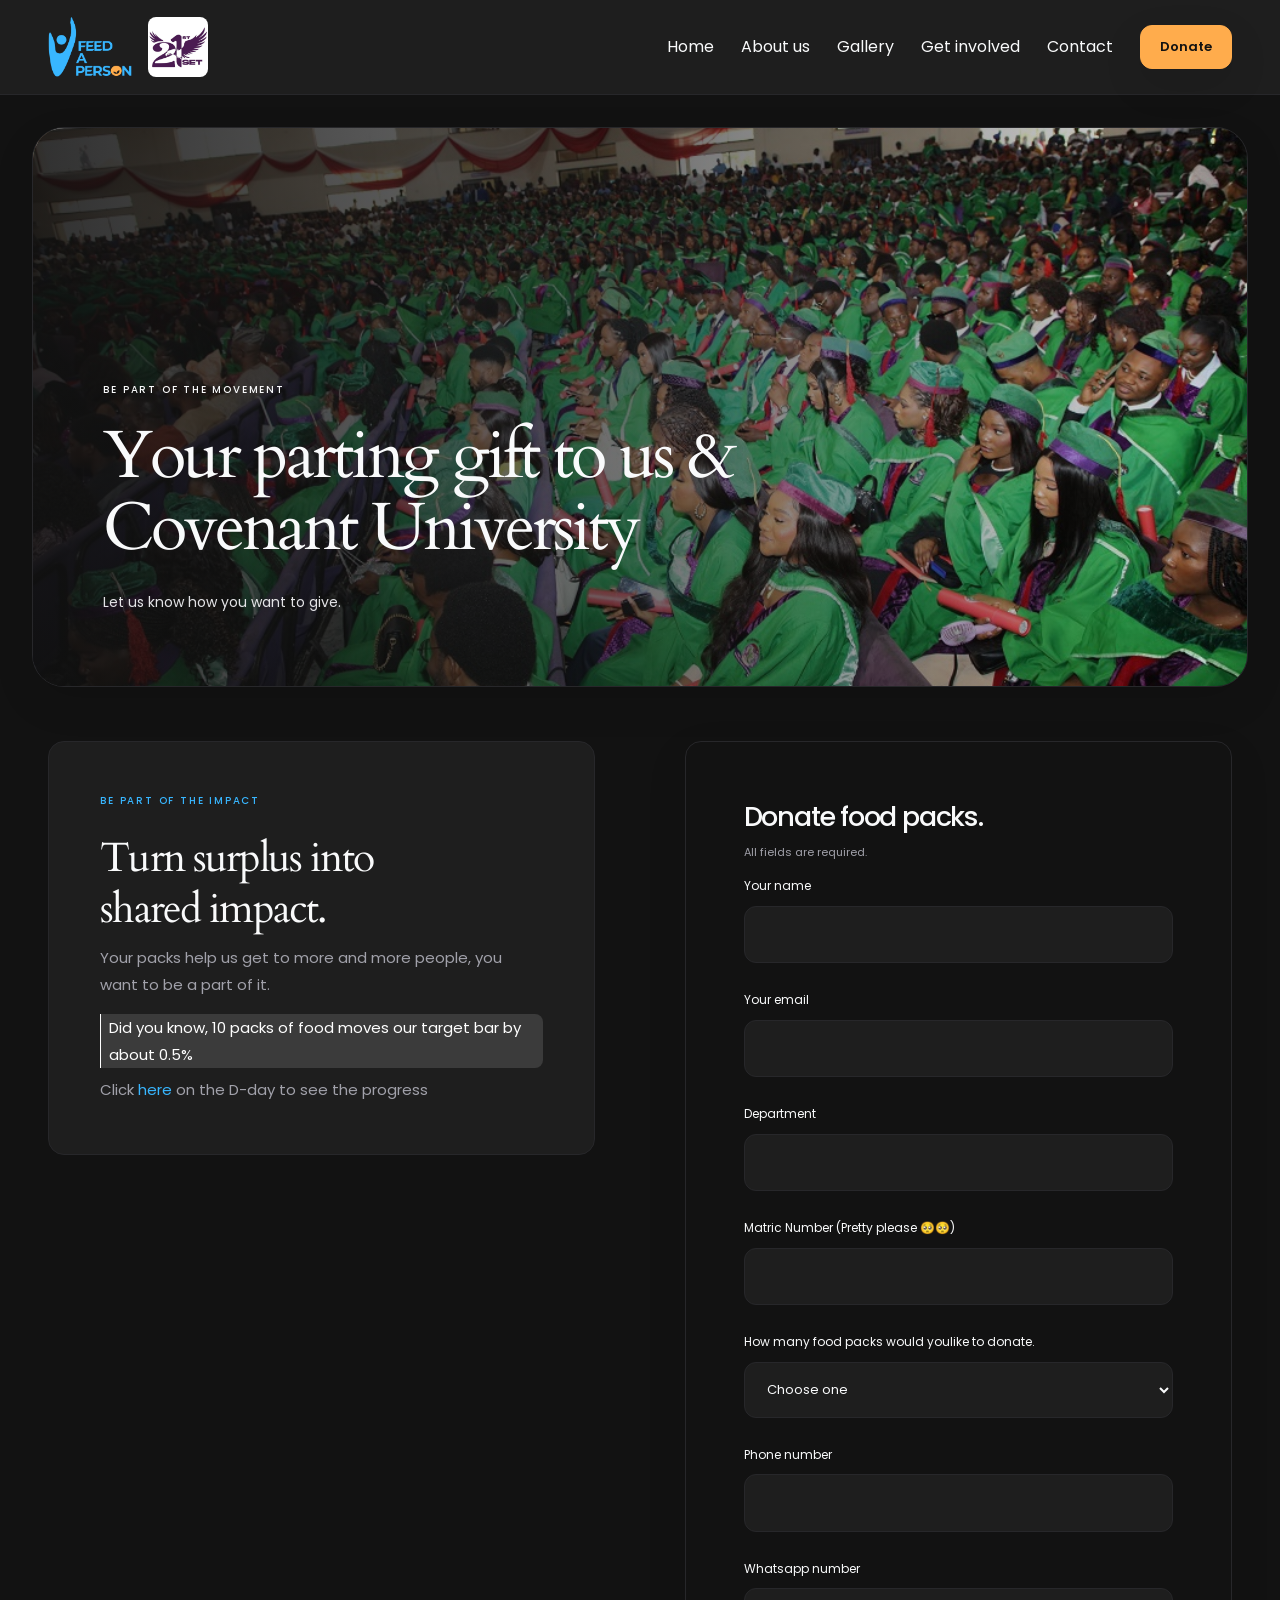
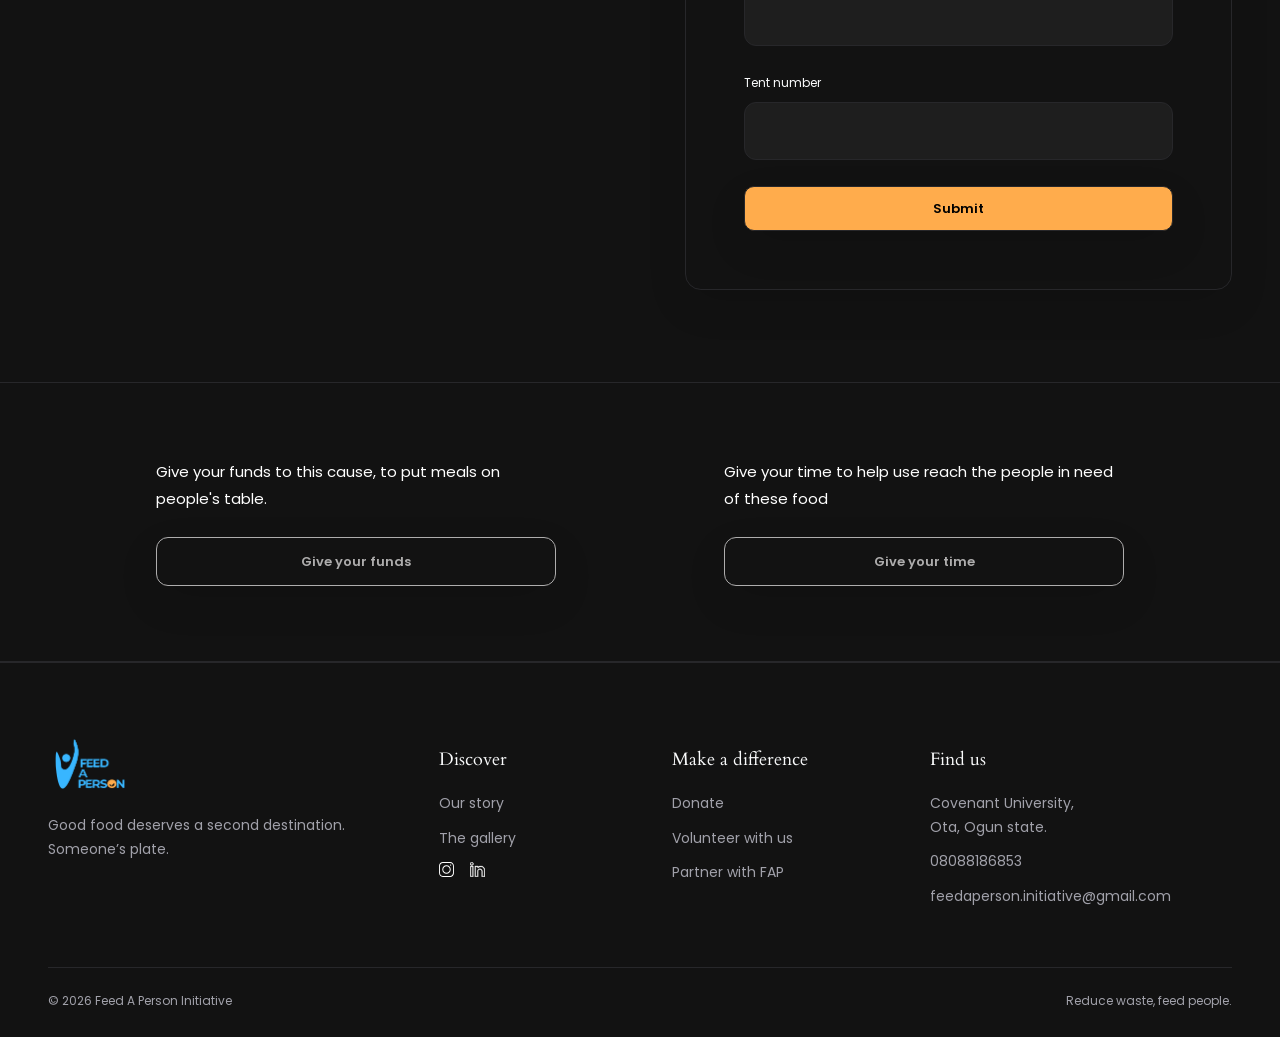
<file: 21stset.html>
<!doctype html>
<html lang="en">

<head>
    <meta charset="utf-8" />
    <meta name="viewport" content="width=device-width, initial-scale=1" />
    <meta name="theme-color" content="#121212" />
    <title>Get involved | 21st Set of Covenant University</title>
    <meta name="description" content="Donate, volunteer, or partner with Feed A Person." />
    <link rel="preconnect" href="https://fonts.googleapis.com" />
    <link rel="preconnect" href="https://fonts.gstatic.com" crossorigin />
    <link rel="preconnect" href="https://images.unsplash.com" />
    <link
        href="https://fonts.googleapis.com/css2?family=Cardo:ital,wght@0,400;0,700;1,400&amp;family=Poppins:wght@400;500;600;700&amp;display=swap"
        rel="stylesheet" />
    <link rel="stylesheet" href="styles.css" />
    <script src="script.js" defer></script>
    <link rel="icon" type="image/png" href="assets/tab-logo1.png" />
</head>

<body>
    <a class="skip-link" href="#main">Skip to content</a>
    <header class="site-header">
        <div class="container nav-wrap">
            <div class="logo-row"
                style="flex-direction: row; display: flex; gap: 16px; justify-content: center; align-items: center;">
                <a class="brand" href="index.html" aria-label="Feed A Person home"><img src="assets/logo.png"
                        alt="Feed A Person" width="2246" height="1616" /></a>
                <a class="brand" href="index.html" aria-label="Feed A Person home"><img src="assets/21set-logo.png"
                        alt="Feed A Person" width="2246" height="1616"
                        style="border-radius: 8px; object-fit: cover; width: 100%;" /></a>
            </div>
            <button class="menu-toggle" aria-label="Open menu" aria-controls="site-nav" aria-expanded="false">
                <span style="background: black;"></span><span style="background: black;"></span>
            </button>
            <nav id="site-nav" aria-label="Main navigation">
                <a href="index.html">Home</a>
                <a href="about.html">About us</a>
                <a href="impact.html">Gallery</a>
                <a href="involved.html">Get involved</a>
                    <a href="contact.html">Contact</a>
                    <a class="btn btn-donate btn-small" href="#donate">Donate</a>
            </nav>
        </div>
    </header>
    <main id="main">
        <section class="page-hero media-hero">
            <img class="hero-media" src="assets/convocation.png" alt="People coordinating around a table" width="2200"
                height="1467" fetchpriority="high" />
            <div class="hero-scrim"></div>
            <div class="hero-copy">
                <span class="eyebrow">BE PART OF THE MOVEMENT</span>
                <h1>Your parting gift to us &<br />Covenant University</h1>
                <p>Let us know how you want to give.</p>
            </div>
        </section>
        <section class="involvement-switcher">
            <div class="container">

                <section class="switcher-panel">
                    <div class="split align-start">
                        <div class="partner-intro">
                            <span class="eyebrow">BE PART OF THE IMPACT</span>
                            <h2>Turn surplus into<br />shared impact.</h2>
                            <p>
                                Your packs help us get to more and more people, you want to be a part of it.
                            </p>
                            <p
                                style="border-left: 1px solid white; background: rgba(255, 255, 255, 0.13); padding-left: 8px; color: white; border-top-right-radius: 8px; border-bottom-right-radius: 8px; margin-top: 16px;">
                                Did you know,
                                10 packs of food moves our target bar by about 0.5%
                            </p>
                            <p>Click <a href="dday.html" style="color: var(--brand-blue); margin-top: 16px;">here</a> on
                                the D-day to see the progress </p>
                        </div>

                        <form class="surface-form" method="post" data-web3form data-form="partner">
                            <input type="hidden" name="access_key" value="e7767ea5-6d2b-4cd8-a67d-4a7fba654cf5">
                            <input type="hidden" name="subject" value="21st Set Donation - Feed A Person">
                            <input type="hidden" name="from_name" value="FAP Donation Desk">
                            <input type="checkbox" name="botcheck" class="hidden" style="display: none;">

                            <h3>Donate food packs.</h3>
                            <p class="note">All fields are required.</p>
                            <div class="field">
                                <label for="giver-name">Your name</label>
                                <input id="giver-name" name="name" type="text" autocomplete="name" required />
                            </div>
                            <div class="field">
                                <label for="giver-email">Your email</label>
                                <input id="giver-email" name="email" type="email" autocomplete="email" required />
                            </div>
                            <div class="field">
                                <label for="department">Department</label>
                                <input id="department" name="department" type="text" required />
                            </div>
                            <div class="field">
                                <label for="matric-number">Matric Number (Pretty please 🥺🥺)</label>
                                <input id="matric-number" name="matric-number" type="text" autocomplete="name" required />
                            </div>
                            <!-- <div class="field">
                                <label for="consent">Are you willing to donate food packs to this initiative</label>
                                <select id="consent" name="consent" required>
                                    <option value="">Choose one</option>
                                    <option>Yes</option>
                                    <option>No</option>
                                </select>
                            </div> -->
                            <div class="field">
                                <label for="number-of-packs">How many food packs would youlike to donate.</label>
                                <select id="no-of-packs" name="no-of-packs" required>
                                    <option value="">Choose one</option>
                                    <option>1 pack</option>
                                    <option>5 packs</option>
                                    <option>10 packs</option>
                                    <option>15 packs</option>
                                    <option>20 packs</option>
                                    <option>More than 20 packs</option>
                                </select>
                            </div>
                            <div class="field">
                                <label for="giver-phone">Phone number</label>
                                <input id="giver-phone" name="phone" type="tel" autocomplete="tel" required />
                            </div>
                            <div class="field">
                                <label for="giver-whatsapp">Whatsapp number</label>
                                <input id="giver-whatsapp" name="phone" type="tel" autocomplete="tel" required />
                            </div>
                            <div class="field">
                                <label for="tent-number">Tent number</label>
                                <input id="tent-number" name="tent-number" required />
                            </div>
                            <!-- <div class="field">
                                <label for="message">Best way to reach you</label>
                                <select id="message" name="message" required>
                                    <option value="">Choose one</option>
                                    <option>Whatsapp</option>
                                    <option>Telegram</option>
                                    <option>Email</option>
                                </select>
                            </div> -->
                            <button type="submit" class="btn btn-submit btn-wide">
                                Submit
                            </button>
                            <p class="form-status" role="status"></p>
                        </form>
                    </div>
                </section>
            </div>
            </div>
        </section>
        <section class="cta-section">
            
            
            <div class="container cta-inner" style="justify-content: space-evenly;">
                <div style="max-width: 400px;">
                    <p style="color: white;">Give your funds to this cause, to put meals on people's table.</p>
                    <div class="actions">
                        <a class="btn btn-secondary" href="involved.html#donate" style="width: 100%;">Give your funds
                        </a>
                    </div>
                </div>
                <div style="max-width: 400px;">
                    <p style="color: white;">Give your time to help use reach the people in need of these food</p>
                    <div class="actions">
                        <a class="btn btn-secondary" href="involved.html#volunteer" style="width: 100%;">Give your time
                        </a>
                    </div>
                </div>
            </div>
        </section>
        <!-- <section class="cta-section">
            <div class="container cta-inner">
                <div>
                    <span class="eyebrow">THERE’S ENOUGH TO SHARE.</span>
                    <h2>Help good food<br />go further.</h2>
                </div>
                <div>
                    <p>A little support. A meal that matters.</p>
                    <div class="actions">
                        <a class="btn btn-donate" href="#donate">Donate</a><a class="btn btn-secondary"
                            href="#volunteer">Give your time</a>
                    </div>
                </div>
            </div>
        </section> -->
    </main>
    <footer class="site-footer">
        <div class="container footer-grid">
            <div>
                <a class="brand" href="index.html" aria-label="Feed A Person home"><img src="assets/logo.png"
                        alt="Feed A Person" width="2246" height="1616" /></a>
                <p>Good food deserves a second destination.<br />Someone’s plate.</p>
            </div>
            <div>
                <h2>Discover</h2>
                <a href="about.html">Our story</a><a href="impact.html">The gallery</a>
                <div class="social-links">
                    <a href="https://www.instagram.com/we.are.feed.a.person?stkn=Zm41cTV4ZzBmdmgx&utm_source=qr"
                        target="_blank" rel="noopener noreferrer" class="social-btn" aria-label="Instagram">
                        <img src="assets/icons/instagram.svg" alt="Instagram" class="social-icon" />
                    </a>
                    <a href="https://www.linkedin.com/company/feed-a-person/" target="_blank" rel="noopener noreferrer"
                        class="social-btn" aria-label="LinkedIn">
                        <img src="assets/icons/linkedin.svg" alt="LinkedIn" class="social-icon" />
                    </a>
                </div>
            </div>
            <div>
                <h2>Make a difference</h2>
                <a href="involved.html#donate">Donate</a><a href="involved.html#volunteer">Volunteer with us</a><a
                    href="involved.html#partner">Partner with FAP</a>
            </div>
            <div>
                <h2>Find us</h2>
                <p>Covenant University,<br />Ota, Ogun state.</p>
                <a href="tel:+2347047341823">08088186853</a><a class="footer-email"
                    href="mailto:feedaperson.initiative@gmail.com">feedaperson.initiative@gmail.com</a>
            </div>
        </div>
        <div class="container footer-bottom">
            <span>© <span data-year>2026</span> Feed A Person Initiative</span><span>Reduce waste, feed people.</span>
        </div>
    </footer>
</body>

</html>
</file>
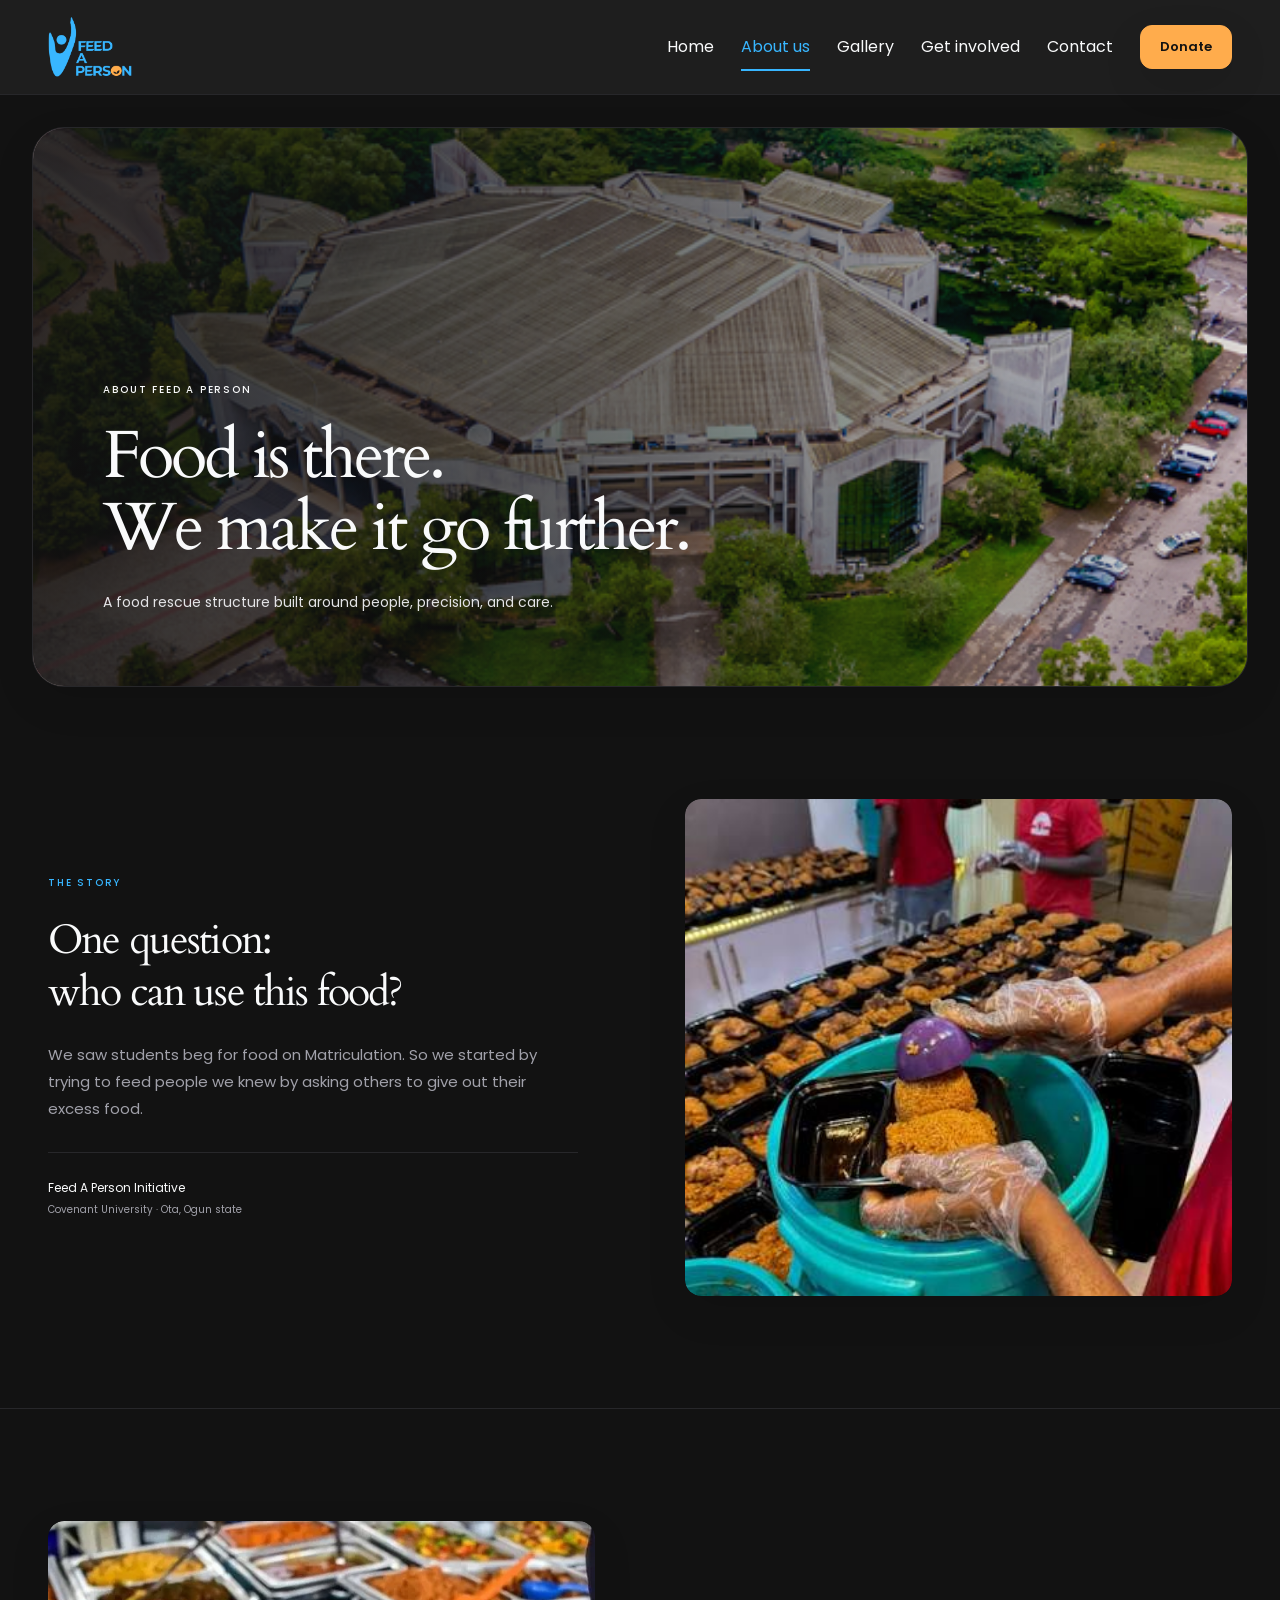
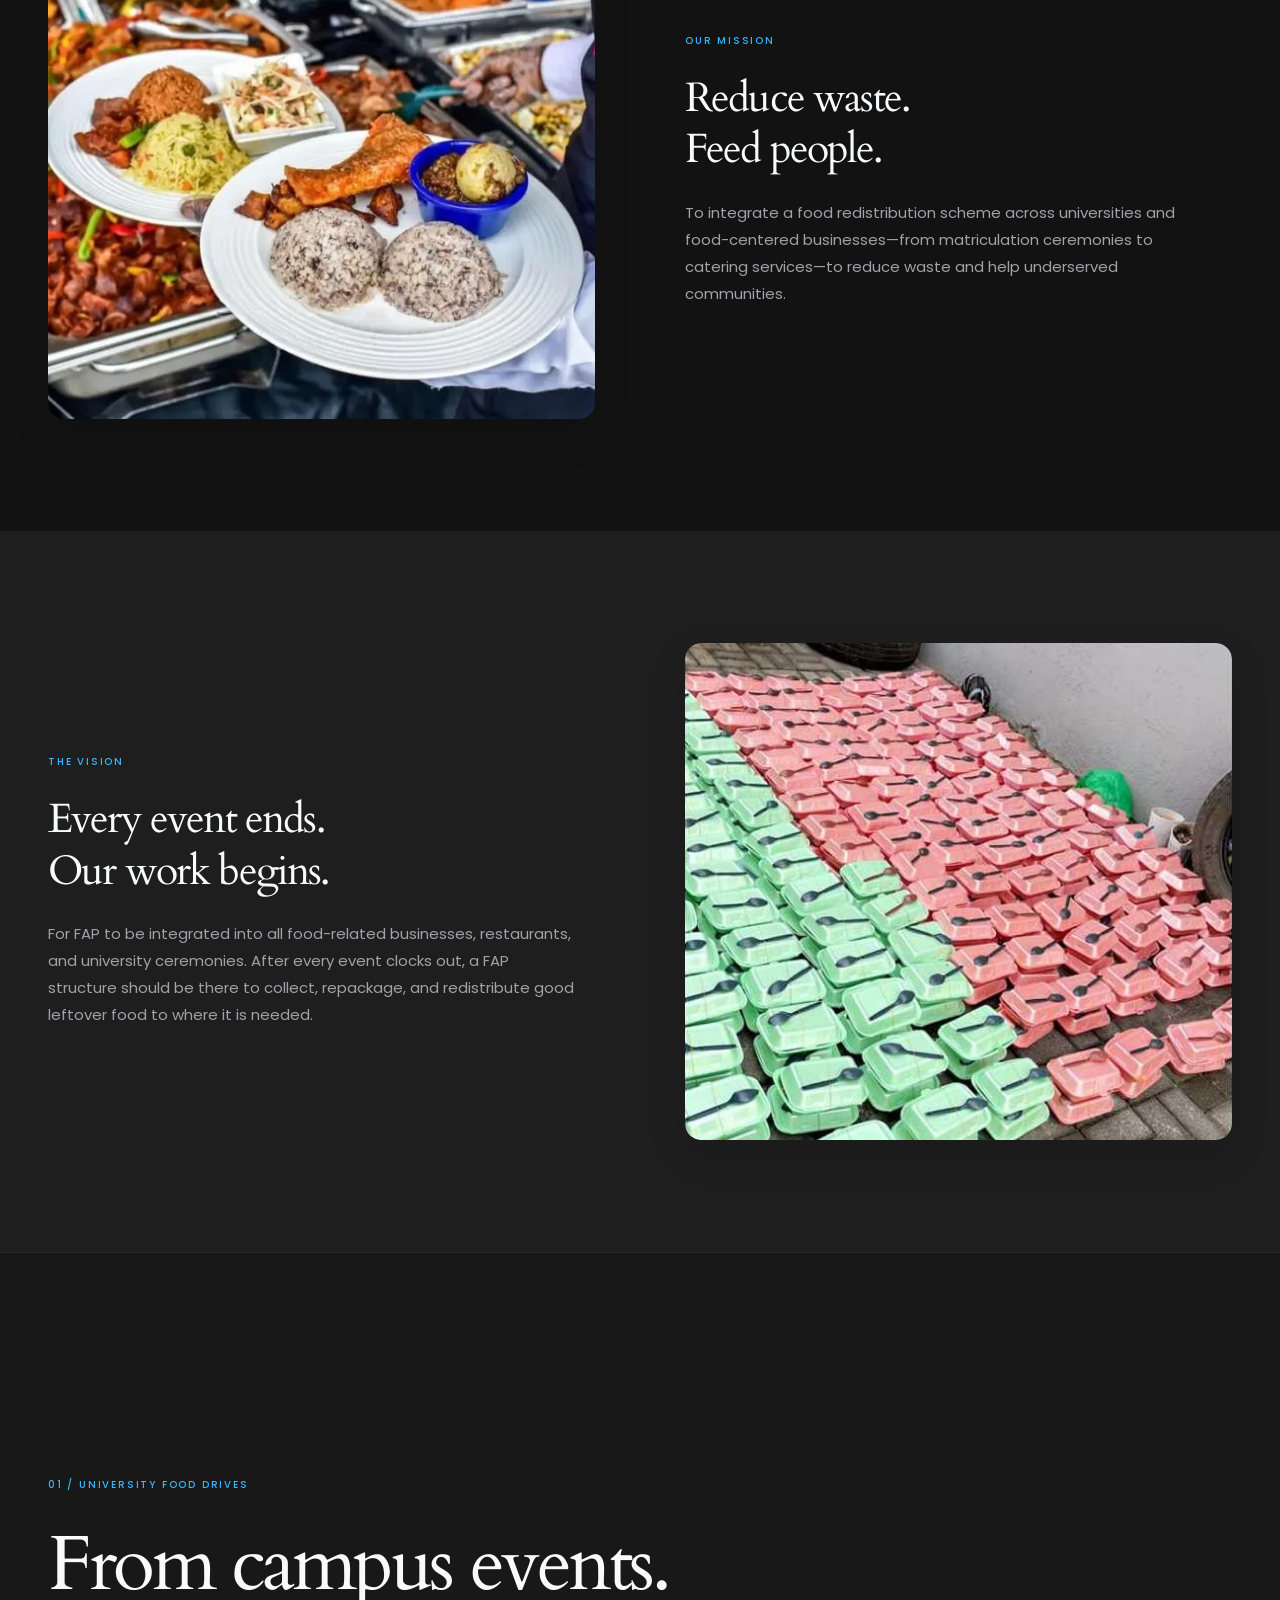
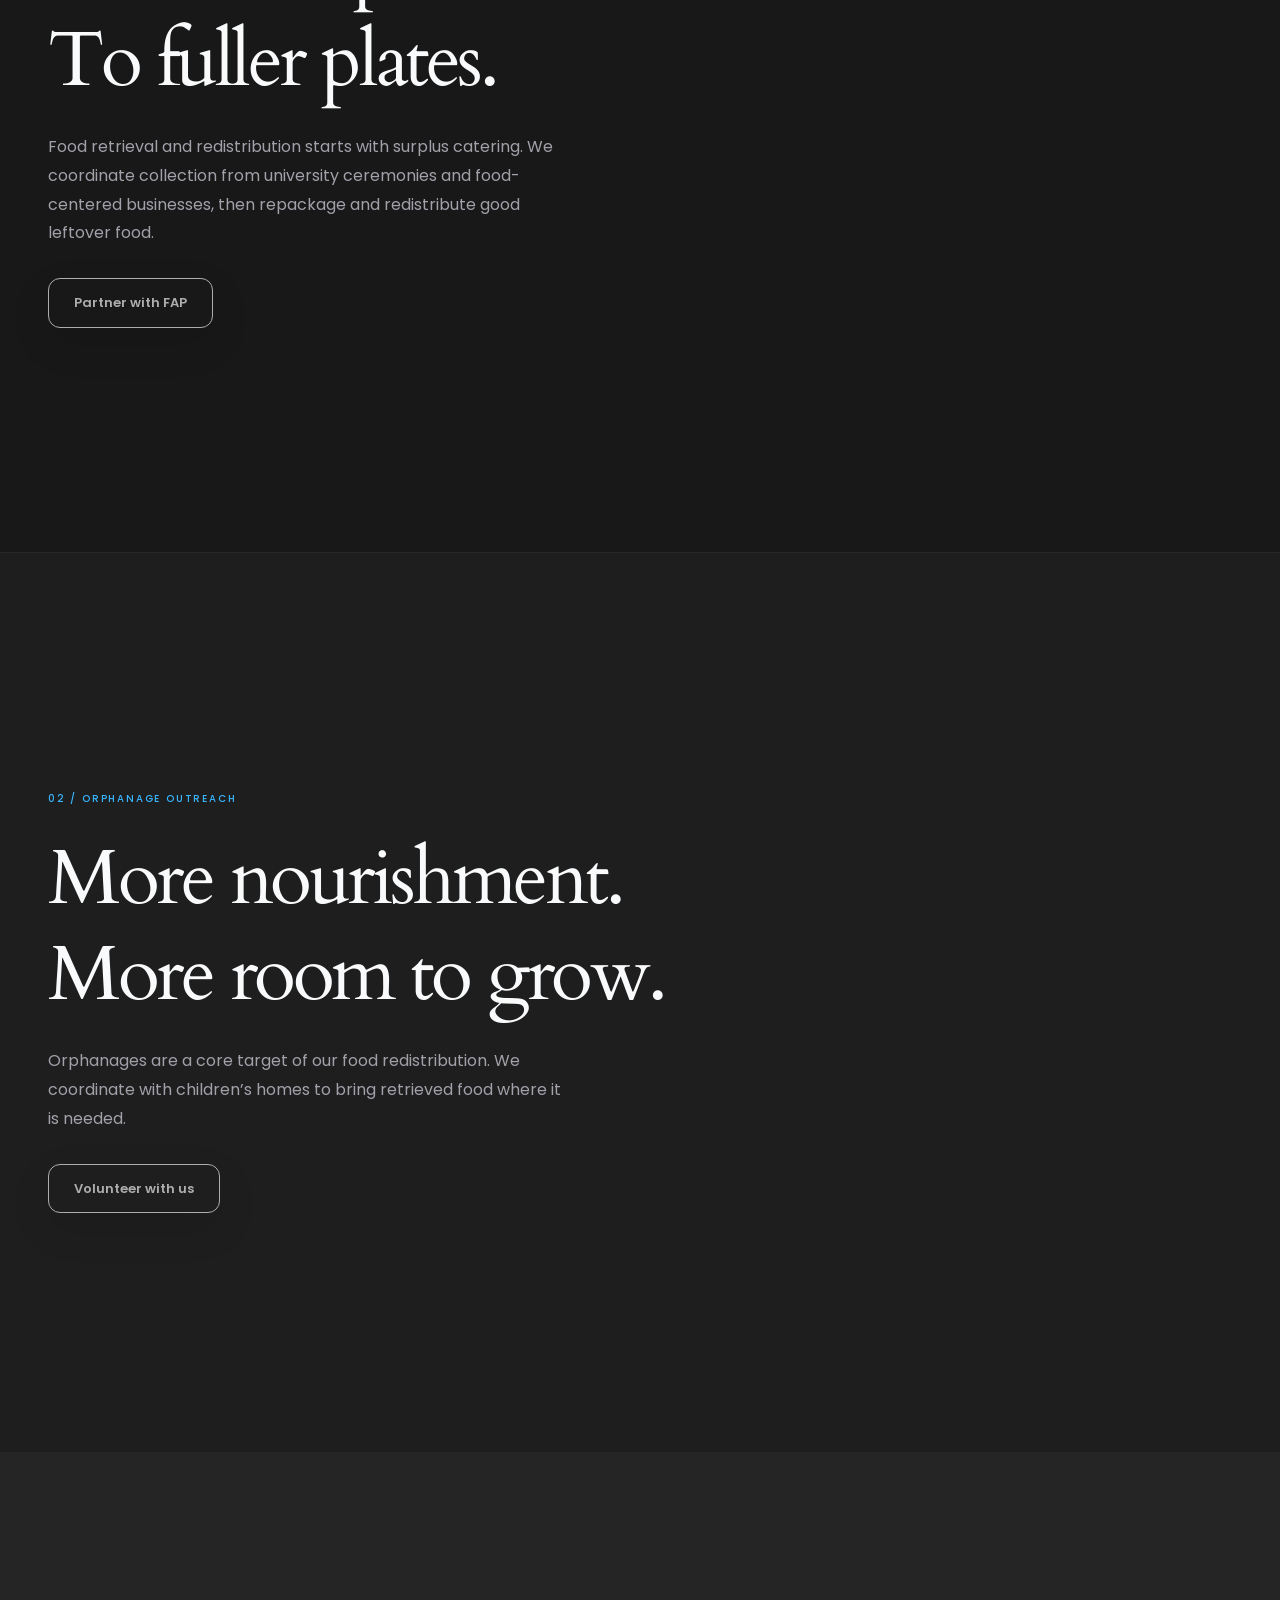
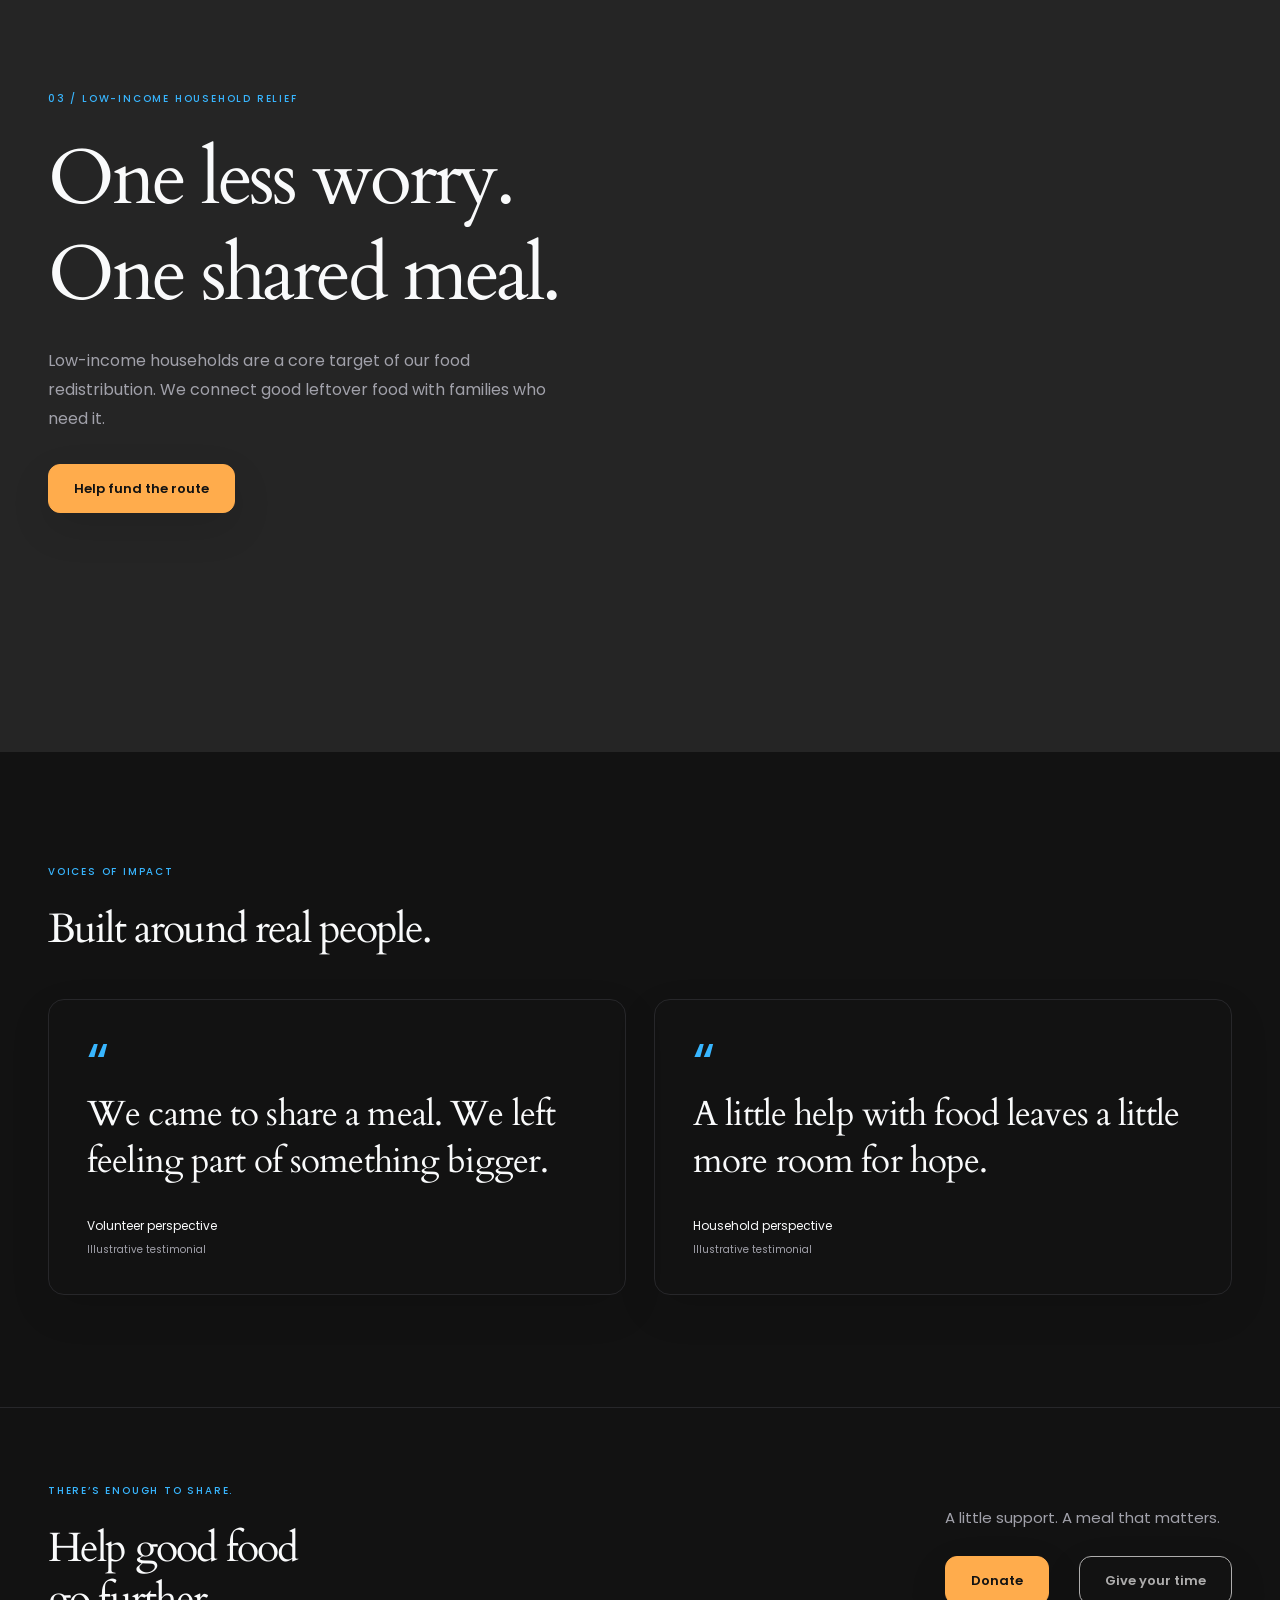
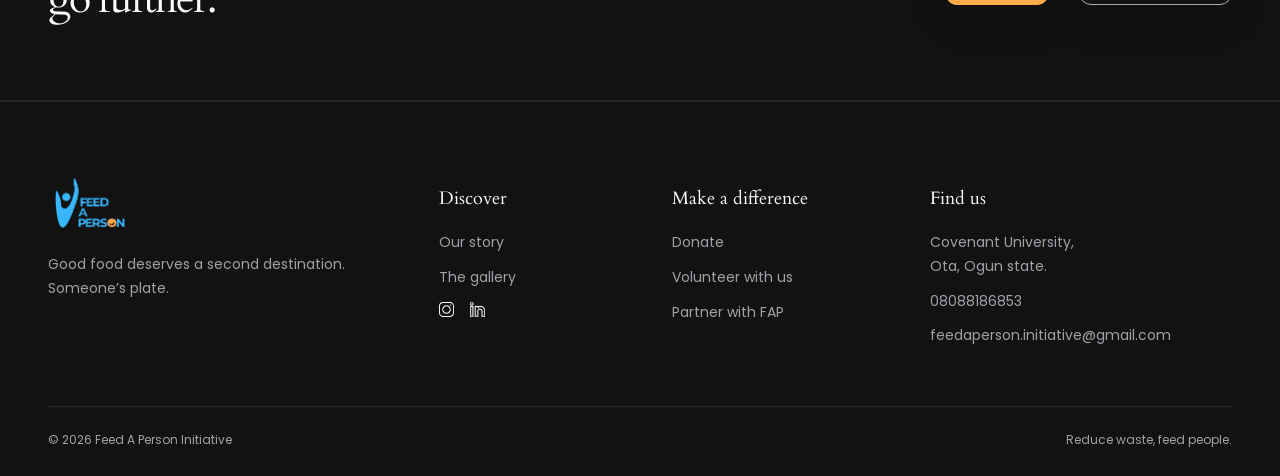
<file: about.html>
<!doctype html>
<html lang="en">
  <head>
    <meta charset="utf-8" />
    <meta name="viewport" content="width=device-width, initial-scale=1" />
    <meta name="theme-color" content="#121212" />
    <title>About &amp; our work | Feed A Person</title>
    <meta
      name="description"
      content="Feed A Person retrieves and redistributes surplus catering food for orphanages and low-income households."
    />
    <link rel="preconnect" href="https://fonts.googleapis.com" />
    <link rel="preconnect" href="https://fonts.gstatic.com" crossorigin />
    <link rel="preconnect" href="https://images.unsplash.com" />
    <link
      href="https://fonts.googleapis.com/css2?family=Cardo:ital,wght@0,400;0,700;1,400&amp;family=Poppins:wght@400;500;600;700&amp;display=swap"
      rel="stylesheet"
    />
    <link rel="stylesheet" href="styles.css" />
    <script src="script.js" defer></script>
    <link rel="icon" type="image/png" href="assets/tab-logo1.png" />
  </head>

  <body>
    <a class="skip-link" href="#main">Skip to content</a>
    <header class="site-header">
      <div class="container nav-wrap">
        <a class="brand" href="index.html" aria-label="Feed A Person home"
          ><img
            src="assets/logo.png"
            alt="Feed A Person"
            width="2246"
            height="1616" /></a
        ><button
          class="menu-toggle"
          aria-label="Open menu"
          aria-controls="site-nav"
          aria-expanded="false"
        >
          <span></span><span></span>
        </button>
        <nav id="site-nav" aria-label="Main navigation">
          <a href="index.html">Home</a
          ><a href="about.html" aria-current="page">About us</a
          ><a href="impact.html">Gallery</a
          ><a href="involved.html">Get involved</a
          ><a href="contact.html">Contact</a
          ><a class="btn btn-donate btn-small" href="involved.html#donate"
            >Donate</a
          >
        </nav>
      </div>
    </header>
    <main id="main">
      <section class="page-hero media-hero">
        <img
          class="hero-media"
          src="assets/covenant.png"
          alt="Covenant University campus"
          width="1134"
          height="1134"
          fetchpriority="high"
        />
        <div class="hero-scrim"></div>
        <div class="hero-copy">
          <span class="eyebrow">ABOUT FEED A PERSON</span>
          <h1>Food is there.<br />We make it go further.</h1>
          <p>
            A food rescue structure built around people, precision, and care.
          </p>
        </div>
      </section>
      <section
        class="section story-section"
        style="border-bottom: 1px solid var(--border-subtle)"
      >
        <div class="container split about-split">
          
          <div class="section-copy">
            <span class="eyebrow">THE STORY</span>
            <h2>One question:<br />who can use this food?</h2>
            <p>
              We saw students beg for food on Matriculation. So we started by
              trying to feed people we knew by asking others to give out their
              excess food.
            </p>
            <span class="story-signature"
              >Feed A Person Initiative<br /><small
                >Covenant University · Ota, Ogun state</small
              ></span
            >
          </div>
          <figure class="feature-image">
            <img
              src="assets/food3.png"
              alt="Volunteers packaging meals for redistribution"
              width="620"
              height="413"
              loading="lazy"
            />
          </figure>
        </div>
      </section>
      <section class="section mission-section">
        <div class="container split about-split">
          <figure class="feature-image">
            <img
              src="assets/food.png"
              alt="A fresh meal ready to be shared"
              width="620"
              height="620"
              loading="lazy"
            />
          </figure>
          <div class="section-copy">
            <span class="eyebrow">OUR MISSION</span>
            <h2>Reduce waste.<br />Feed people.</h2>
            <p>
              To integrate a food redistribution scheme across universities and
              food-centered businesses—from matriculation ceremonies to catering
              services—to reduce waste and help underserved communities.
            </p>
          </div>
        </div>
      </section>
      <section class="section vision-section">
        <div class="container split about-split reverse">
          <figure class="feature-image">
            <img
              src="assets/food5.png"
              alt="Food prepared for redistribution"
              width="620"
              height="620"
              loading="lazy"
            />
          </figure>
          <div class="section-copy">
            <span class="eyebrow">THE VISION</span>
            <h2>Every event ends.<br />Our work begins.</h2>
            <p>
              For FAP to be integrated into all food-related businesses,
              restaurants, and university ceremonies. After every event clocks
              out, a FAP structure should be there to collect, repackage, and
              redistribute good leftover food to where it is needed.
            </p>
          </div>
        </div>
      </section>

      <!-- <section class="team-section">
  <div class="container">
    <div class="team-header" data-reveal>
      <span class="eyebrow">BEHIND THE ROUTE</span>
      <h2 class="team-heading">People behind the engine.</h2>
      <p class="team-subtitle">
        Students, organizers, and field coordinators ensuring food recovery operations stay accountable and timely.
      </p>
    </div>

    <div class="team-grid">
      <!-- Member 1 --
      <div class="team-card" data-reveal data-reveal-delay="1">
        <div class="team-photo-box">
          <img src="https://img.magnific.com/free-photo/portrait-smiling-successful-businesswoman-looking-into-camera-sitting-restaurant-business-lady-with-stylish-hairstyle-wears-elegant-suit-business-meeting-attractive-appearance_8353-12611.jpg?semt=ais_hybrid&w=740&q=80" alt="Dongo Alicia" class="team-photo" loading="lazy" />
        </div>
        <div class="team-details">
          <span class="team-unit">Core Directorate</span>
          <h3 class="team-name">Dongo Alicia</h3>
          <p class="team-role">Lead Operations & Logistics</p>
          <div class="team-socials">
            <a href="https://linkedin.com" target="_blank" rel="noopener noreferrer" aria-label="LinkedIn">
              <svg width="18" height="18" viewBox="0 0 24 24" fill="currentColor">
                <path d="M19 3a2 2 0 0 1 2 2v14a2 2 0 0 1-2 2H5a2 2 0 0 1-2-2V5a2 2 0 0 1 2-2h14m-.5 15.5v-5.3a3.26 3.26 0 0 0-3.26-3.26c-.85 0-1.84.52-2.28 1.3v-1.11h-2.79v8.37h2.79v-4.93c0-.77.62-1.4 1.39-1.4a1.4 1.4 0 0 1 1.4 1.4v4.93h2.75M6.46 8.76c.86 0 1.54-.68 1.54-1.54 0-.85-.7-1.54-1.54-1.54-.85 0-1.54.69-1.54 1.54 0 .86.69 1.54 1.54 1.54m1.39 9.97v-8.37H5.07v8.37h2.78z"/>
              </svg>
            </a>
          </div>
        </div>
      </div>

      <!-- Member 2 --
      <div class="team-card" data-reveal data-reveal-delay="2">
        <div class="team-photo-box">
          <img src="https://media.istockphoto.com/id/1415123686/photo/young-professional-leader-asian-business-woman-wearing-suit-vertical-portrait.jpg?s=612x612&w=0&k=20&c=cCw5w_lOitvhpbhhYv-2WkAwumnav-MgkGMwvaub7OE=" alt="Team Coordinator" class="team-photo" loading="lazy" />
        </div>
        <div class="team-details">
          <span class="team-unit">Field Dispatch</span>
          <h3 class="team-name">Field Lead Name</h3>
          <p class="team-role">Route & Transport Coordinator</p>
          <div class="team-socials">
            <a href="https://linkedin.com" target="_blank" rel="noopener noreferrer" aria-label="LinkedIn">
              <svg width="18" height="18" viewBox="0 0 24 24" fill="currentColor">
                <path d="M19 3a2 2 0 0 1 2 2v14a2 2 0 0 1-2 2H5a2 2 0 0 1-2-2V5a2 2 0 0 1 2-2h14m-.5 15.5v-5.3a3.26 3.26 0 0 0-3.26-3.26c-.85 0-1.84.52-2.28 1.3v-1.11h-2.79v8.37h2.79v-4.93c0-.77.62-1.4 1.39-1.4a1.4 1.4 0 0 1 1.4 1.4v4.93h2.75M6.46 8.76c.86 0 1.54-.68 1.54-1.54 0-.85-.7-1.54-1.54-1.54-.85 0-1.54.69-1.54 1.54 0 .86.69 1.54 1.54 1.54m1.39 9.97v-8.37H5.07v8.37h2.78z"/>
              </svg>
            </a>
          </div>
        </div>
      </div>

      <!-- Member 3 -
      <div class="team-card" data-reveal data-reveal-delay="3">
        <div class="team-photo-box">
          <img src="https://static.vecteezy.com/system/resources/thumbnails/047/411/628/small/smiling-male-professional-standing-with-arms-crossed-while-making-eye-contact-against-isolated-background-photo.jpg" alt="Community Outreach" class="team-photo" loading="lazy" />
        </div>
        <div class="team-details">
          <span class="team-unit">Partnership Desk</span>
          <h3 class="team-name">Outreach Lead Name</h3>
          <p class="team-role">Catering & Vendor Alliances</p>
          <div class="team-socials">
            <a href="https://linkedin.com" target="_blank" rel="noopener noreferrer" aria-label="LinkedIn">
              <svg width="18" height="18" viewBox="0 0 24 24" fill="currentColor">
                <path d="M19 3a2 2 0 0 1 2 2v14a2 2 0 0 1-2 2H5a2 2 0 0 1-2-2V5a2 2 0 0 1 2-2h14m-.5 15.5v-5.3a3.26 3.26 0 0 0-3.26-3.26c-.85 0-1.84.52-2.28 1.3v-1.11h-2.79v8.37h2.79v-4.93c0-.77.62-1.4 1.39-1.4a1.4 1.4 0 0 1 1.4 1.4v4.93h2.75M6.46 8.76c.86 0 1.54-.68 1.54-1.54 0-.85-.7-1.54-1.54-1.54-.85 0-1.54.69-1.54 1.54 0 .86.69 1.54 1.54 1.54m1.39 9.97v-8.37H5.07v8.37h2.78z"/>
              </svg>
            </a>
          </div>
        </div>
      </div>
    </div>
  </div>
</section> -->

      <section id="our-work" class="work-stack" aria-label="Our work">
        <article class="work-panel">
          <div class="container">
            <div class="work-content">
              <span class="eyebrow">01 / UNIVERSITY FOOD DRIVES</span>
              <h2>From campus events.<br />To fuller plates.</h2>
              <p>
                Food retrieval and redistribution starts with surplus catering.
                We coordinate collection from university ceremonies and
                food-centered businesses, then repackage and redistribute good
                leftover food.
              </p>
              <a class="btn btn-secondary" href="involved.html#partner"
                >Partner with FAP</a
              >
            </div>
          </div>
        </article>
        <article class="work-panel">
          <div class="container">
            <div class="work-content">
              <span class="eyebrow">02 / ORPHANAGE OUTREACH</span>
              <h2>More nourishment.<br />More room to grow.</h2>
              <p>
                Orphanages are a core target of our food redistribution. We
                coordinate with children’s homes to bring retrieved food where
                it is needed.
              </p>
              <a class="btn btn-secondary" href="involved.html#volunteer"
                >Volunteer with us</a
              >
            </div>
          </div>
        </article>
        <article class="work-panel">
          <div class="container">
            <div class="work-content">
              <span class="eyebrow">03 / LOW-INCOME HOUSEHOLD RELIEF</span>
              <h2>One less worry.<br />One shared meal.</h2>
              <p>
                Low-income households are a core target of our food
                redistribution. We connect good leftover food with families who
                need it.
              </p>
              <a class="btn btn-donate" href="involved.html#donate"
                >Help fund the route</a
              >
            </div>
          </div>
        </article>
      </section>
      <section class="section surface-section">
        <div class="container">
          <div class="section-heading">
            <div>
              <span class="eyebrow">VOICES OF IMPACT</span>
              <h2>Built around real people.</h2>
            </div>
          </div>
          <div class="grid grid-two">
            <figure class="quote-card">
              <span class="quote-mark" aria-hidden="true">“</span>
              <blockquote>
                We came to share a meal. We left feeling part of something
                bigger.
              </blockquote>
              <figcaption>
                Volunteer perspective<span>Illustrative testimonial</span>
              </figcaption>
            </figure>
            <figure class="quote-card">
              <span class="quote-mark" aria-hidden="true">“</span>
              <blockquote>
                A little help with food leaves a little more room for hope.
              </blockquote>
              <figcaption>
                Household perspective<span>Illustrative testimonial</span>
              </figcaption>
            </figure>
          </div>
        </div>
      </section>
      <section class="cta-section">
        <div class="container cta-inner">
          <div>
            <span class="eyebrow">THERE’S ENOUGH TO SHARE.</span>
            <h2>Help good food<br />go further.</h2>
          </div>
          <div>
            <p>A little support. A meal that matters.</p>
            <div class="actions">
              <a class="btn btn-donate" href="involved.html#donate">Donate</a
              ><a class="btn btn-secondary" href="involved.html#volunteer"
                >Give your time</a
              >
            </div>
          </div>
        </div>
      </section>
    </main>
    <footer class="site-footer">
      <div class="container footer-grid">
        <div>
          <a class="brand" href="index.html" aria-label="Feed A Person home"
            ><img
              src="assets/logo.png"
              alt="Feed A Person"
              width="2246"
              height="1616"
          /></a>
          <p>Good food deserves a second destination.<br />Someone’s plate.</p>
        </div>
        <div>
          <h2>Discover</h2>
          <a href="about.html">Our story</a
          ><a href="impact.html">The gallery</a>
          <div class="social-links">
            <a
              href="https://www.instagram.com/we.are.feed.a.person?stkn=Zm41cTV4ZzBmdmgx&utm_source=qr"
              target="_blank"
              rel="noopener noreferrer"
              class="social-btn"
              aria-label="Instagram"
            >
              <img
                src="assets/icons/instagram.svg"
                alt="Instagram"
                class="social-icon"
              />
            </a>
            <a
              href="https://www.linkedin.com/company/feed-a-person/"
              target="_blank"
              rel="noopener noreferrer"
              class="social-btn"
              aria-label="LinkedIn"
            >
              <img
                src="assets/icons/linkedin.svg"
                alt="LinkedIn"
                class="social-icon"
              />
            </a>
          </div>
        </div>
        <div>
          <h2>Make a difference</h2>
          <a href="involved.html#donate">Donate</a
          ><a href="involved.html#volunteer">Volunteer with us</a
          ><a href="involved.html#partner">Partner with FAP</a>
        </div>
        <div>
          <h2>Find us</h2>
          <p>Covenant University,<br />Ota, Ogun state.</p>
          <a href="tel:+2347047341823">08088186853</a
          ><a
            class="footer-email"
            href="mailto:feedaperson.initiative@gmail.com"
            >feedaperson.initiative@gmail.com</a
          >
        </div>
      </div>
      <div class="container footer-bottom">
        <span>© <span data-year>2026</span> Feed A Person Initiative</span
        ><span>Reduce waste, feed people.</span>
      </div>
    </footer>
  </body>
</html>
</file>
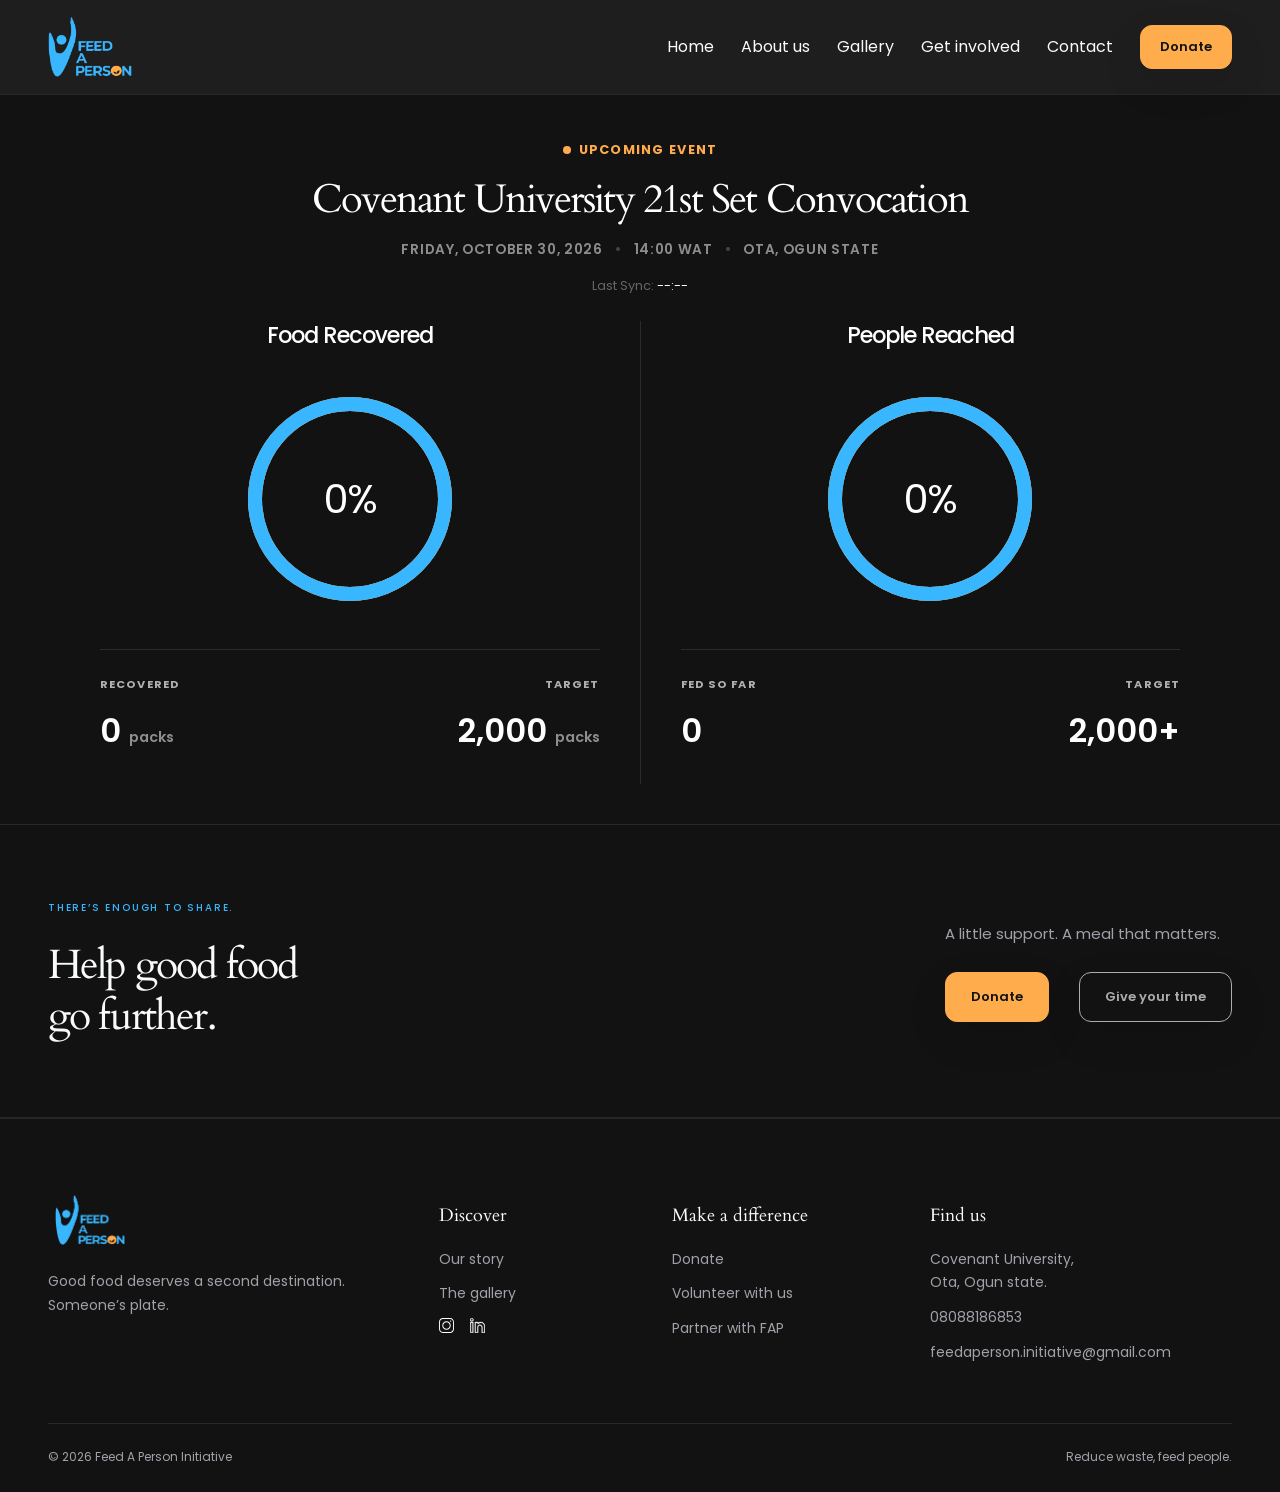
<file: dday.html>
<!doctype html>
<html lang="en">
  <head>
    <meta charset="utf-8" />
    <meta name="viewport" content="width=device-width, initial-scale=1" />
    <meta name="theme-color" content="#121212" />
    <title>Live Progress Update from next outreach.</title>
    <meta
      name="description"
      content="Feed A Person retrieves and redistributes surplus catering food for orphanages and low-income households."
    />
    <link rel="preconnect" href="https://fonts.googleapis.com" />
    <link rel="preconnect" href="https://fonts.gstatic.com" crossorigin />
    <link rel="preconnect" href="https://images.unsplash.com" />
    <link
      href="https://fonts.googleapis.com/css2?family=Cardo:ital,wght@0,400;0,700;1,400&amp;family=Poppins:wght@400;500;600;700&amp;display=swap"
      rel="stylesheet"
    />
    <link rel="stylesheet" href="styles.css" />
    <script src="script.js" defer></script>
    <link rel="icon" type="image/png" href="assets/tab-logo1.png" />
  </head>

  <body>
    <a class="skip-link" href="#main">Skip to content</a>
    <header class="site-header">
      <div class="container nav-wrap">
        <a class="brand" href="index.html" aria-label="Feed A Person home"
          ><img
            src="assets/logo.png"
            alt="Feed A Person"
            width="2246"
            height="1616" /></a
        ><button
          class="menu-toggle"
          aria-label="Open menu"
          aria-controls="site-nav"
          aria-expanded="false"
        >
          <span></span><span></span>
        </button>
        <nav id="site-nav" aria-label="Main navigation">
          <a href="index.html">Home</a
          ><a href="about.html">About us</a
          ><a href="impact.html">Gallery</a
          ><a href="involved.html">Get involved</a
          ><a href="contact.html">Contact</a
          ><a class="btn btn-donate btn-small" href="involved.html#donate"
            >Donate</a
          >
        </nav>
      </div>
    </header>
    <main id="main">
      <!-- <section class="page-hero media-hero">
        <img
          class="hero-media"
          src="assets/covenant.png"
          alt="Covenant University campus"
          width="1134"
          height="1134"
          fetchpriority="high"
        />
        <div class="hero-scrim"></div>
        <div class="hero-copy">
          <span class="eyebrow">ABOUT FEED A PERSON</span>
          <h1>Food is there.<br />We make it go further.</h1>
          <p>
            A food rescue structure built around people, precision, and care.
          </p>
        </div>
      </section> -->
      <section class="d-day-telemetry">
  <div class="telemetry-header">
    <div class="live-indicator"><span class="static-dot"></span> UPCOMING EVENT</div>
    <h2 class="dispatch-title">Covenant University 21st Set Convocation</h2>
    <div class="dispatch-meta">
      <span>FRIDAY, OCTOBER 30, 2026</span>
      <span class="meta-divider">&bull;</span>
      <span>14:00 WAT</span>
      <span class="meta-divider">&bull;</span>
      <span>Ota, Ogun State</span>
    </div>
    <div class="last-updated">Last Sync: <span id="sync-time">--:--</span></div>
  </div>

  <div class="tracker-container">
    
    <!-- Tracker 1: Food Recovery -->
    <div class="tracker-block">
      <h3 class="tracker-title">Food Recovered</h3>
      <div class="circular-progress-wrapper">
        <svg class="progress-ring" width="220" height="220">
          <circle class="ring-bg" cx="110" cy="110" r="95"></circle>
          <circle class="ring-fill primary-ring" id="food-ring" cx="110" cy="110" r="95"></circle>
          <circle class="ring-fill overflow-ring" id="food-overflow" cx="110" cy="110" r="95"></circle>
        </svg>
        <div class="ring-percentage" id="food-percent">0%</div>
      </div>
      
      <div class="tracker-stats">
        <div class="stat-block left">
          <span class="stat-label">RECOVERED</span>
          <span class="stat-val" id="food-current">0 <small>packs</small></span>
        </div>
        <div class="stat-block right">
          <span class="stat-label">TARGET</span>
          <span class="stat-val">2,000 <small>packs</small></span>
        </div>
      </div>
      <!-- <p class="tracker-note">Every kilogram recovered directly translates to meals preserved. Watch this bar move as the cold-chain trucks arrive.</p> -->
    </div>

    <!-- The Structural Divider -->
    <div class="tracker-divider"></div>

    <!-- Tracker 2: People Fed -->
    <div class="tracker-block">
      <h3 class="tracker-title">People Reached</h3>
      <div class="circular-progress-wrapper">
        <svg class="progress-ring" width="220" height="220">
          <circle class="ring-bg" cx="110" cy="110" r="95"></circle>
          <circle class="ring-fill primary-ring" id="people-ring" cx="110" cy="110" r="95"></circle>
          <circle class="ring-fill overflow-ring" id="people-overflow" cx="110" cy="110" r="95"></circle>
        </svg>
        <div class="ring-percentage" id="people-percent">0%</div>
      </div>
      
      <div class="tracker-stats">
        <div class="stat-block left">
          <span class="stat-label">FED SO FAR</span>
          <span class="stat-val" id="people-current">0</span>
        </div>
        <div class="stat-block right">
          <span class="stat-label">TARGET</span>
          <span class="stat-val">2,000+</span>
        </div>
      </div>
      <!-- <p class="tracker-note">Our ground volunteers are distributing packs across targeted event hubs in real-time. Target breakthrough triggers overflow.</p> -->
    </div>
  </div>
</section>
      <section class="cta-section">
        <div class="container cta-inner">
          <div>
            <span class="eyebrow">THERE’S ENOUGH TO SHARE.</span>
            <h2>Help good food<br />go further.</h2>
          </div>
          <div>
            <p>A little support. A meal that matters.</p>
            <div class="actions">
              <a class="btn btn-donate" href="involved.html#donate">Donate</a
              ><a class="btn btn-secondary" href="involved.html#volunteer"
                >Give your time</a
              >
            </div>
          </div>
        </div>
      </section>
    </main>
    <footer class="site-footer">
      <div class="container footer-grid">
        <div>
          <a class="brand" href="index.html" aria-label="Feed A Person home"
            ><img
              src="assets/logo.png"
              alt="Feed A Person"
              width="2246"
              height="1616"
          /></a>
          <p>Good food deserves a second destination.<br />Someone’s plate.</p>
        </div>
        <div>
          <h2>Discover</h2>
          <a href="about.html">Our story</a
          ><a href="impact.html">The gallery</a>
          <div class="social-links">
            <a
              href="https://www.instagram.com/we.are.feed.a.person?stkn=Zm41cTV4ZzBmdmgx&utm_source=qr"
              target="_blank"
              rel="noopener noreferrer"
              class="social-btn"
              aria-label="Instagram"
            >
              <img
                src="assets/icons/instagram.svg"
                alt="Instagram"
                class="social-icon"
              />
            </a>
            <a
              href="https://www.linkedin.com/company/feed-a-person/"
              target="_blank"
              rel="noopener noreferrer"
              class="social-btn"
              aria-label="LinkedIn"
            >
              <img
                src="assets/icons/linkedin.svg"
                alt="LinkedIn"
                class="social-icon"
              />
            </a>
          </div>
        </div>
        <div>
          <h2>Make a difference</h2>
          <a href="involved.html#donate">Donate</a
          ><a href="involved.html#volunteer">Volunteer with us</a
          ><a href="involved.html#partner">Partner with FAP</a>
        </div>
        <div>
          <h2>Find us</h2>
          <p>Covenant University,<br />Ota, Ogun state.</p>
          <a href="tel:+2347047341823">08088186853</a
          ><a
            class="footer-email"
            href="mailto:feedaperson.initiative@gmail.com"
            >feedaperson.initiative@gmail.com</a
          >
        </div>
      </div>
      <div class="container footer-bottom">
        <span>© <span data-year>2026</span> Feed A Person Initiative</span
        ><span>Reduce waste, feed people.</span>
      </div>
    </footer>
  </body>
</html>
</file>
<file: styles.css>
/* Feed A Person — Premium Dark design system */
:root {
  color-scheme: dark;
  --bg-base: #121212;
  --bg-surface: #1e1e1e;
  --border-subtle: #27272a;
  --text-main: #f9fafb;
  --text-muted: #a1a1aa;
  --brand-blue: #38b6ff;
  --brand-orange: #ffac4c;
  --font-body: "Poppins", sans-serif;
  --font-heading: "Cardo", Georgia, serif;
  --container: 1240px;
  --header-height: 94px;
  --section-space: 112px;
  --radius-card: 16px;
  --radius-hero: 32px;
  --shadow-ambient: 0 15px 40px rgba(0, 0, 0, 0.1);
}
*,
*::before,
*::after {
  box-sizing: border-box;
}
html {
  scroll-behavior: smooth;
  scroll-padding-top: calc(var(--header-height) + 24px);
}
body {
  margin: 0;
  background: var(--bg-base);
  color: var(--text-main);
  font-family: var(--font-body);
  font-size: 15px;
  line-height: 1.8;
  -webkit-font-smoothing: antialiased;
}
body.menu-open {
  overflow: hidden;
}
h1,
h2,
h3,
p,
figure,
blockquote {
  margin: 0;
}
h1 {
  font-family: var(--font-heading);
  font-size: clamp(52px, 5.7vw, 84px);
  font-weight: 400;
  line-height: 1.06;
  letter-spacing: -0.045em;
}
h2,
h3 {
  font-family: var(--font-body);
  font-weight: 500;
  line-height: 1.25;
  letter-spacing: -0.045em;
}
h2 {
  font-size: clamp(30px, 3.2vw, 45px);
  font-family: var(--font-heading);
}
h3 {
  font-size: 22px;
}
p {
  color: var(--text-muted);
}
p + p {
  margin-top: 18px;
}
a {
  color: inherit;
  text-decoration: none;
}
button,
input,
select,
textarea {
  font: inherit;
}
button {
  cursor: pointer;
}
img {
  display: block;
  width: 100%;
  max-width: 100%;
  height: auto;
  object-fit: cover;
}
button,
a,
input,
select,
textarea {
  -webkit-tap-highlight-color: transparent;
}
button:focus-visible,
a:focus-visible,
input:focus-visible,
select:focus-visible,
textarea:focus-visible {
  outline: 2px solid var(--brand-blue);
  outline-offset: 5px;
}
::selection {
  background: var(--brand-blue);
  color: var(--bg-base);
}
.container {
  width: min(var(--container), calc(100% - 96px));
  margin-inline: auto;
}
.section {
  padding-block: var(--section-space);
}
.surface-section {
  background: var(--bg-surface);
}
.grid {
  display: grid;
  gap: 28px;
}
.grid-two {
  grid-template-columns: repeat(2, minmax(0, 1fr));
}
.grid-three {
  grid-template-columns: repeat(3, minmax(0, 1fr));
}
.grid-four {
  grid-template-columns: repeat(4, minmax(0, 1fr));
}
.split {
  display: grid;
  grid-template-columns: repeat(2, minmax(0, 1fr));
  gap: 90px;
  align-items: center;
}
.split.reverse > figure {
  order: 2;
}
.align-start {
  align-items: start;
}
.actions {
  display: flex;
  flex-wrap: wrap;
  align-items: center;
  gap: 30px;
}
.eyebrow {
  display: block;
  color: var(--brand-blue);
  font-size: 10px;
  font-weight: 500;
  line-height: 1.6;
  letter-spacing: 0.18em;
  margin-bottom: 24px;
}
.note {
  font-size: 11px;
  line-height: 1.8;
  color: var(--text-muted);
}
.btn {
  display: inline-flex;
  justify-content: center;
  align-items: center;
  gap: 35px;
  min-height: 54px;
  padding: 14px 25px;
  border: 1px solid var(--brand-blue);
  border-radius: 3px;
  color: var(--brand-blue);
  background: transparent;
  font-size: 13px;
  font-weight: 600;
  line-height: 1.5;
  transition: background-color 0.18s;
}
/* Orange is reserved exclusively for Donate and Submit conversion buttons. */
.btn-donate,
.btn-submit {
  background: var(--brand-orange);
  border-color: var(--brand-orange);
  color: var(--bg-base);
}
.btn-donate:hover,
.btn-submit:hover {
  background: var(--text-main);
  border-color: var(--text-main);
}
.btn-small {
  min-height: 44px;
  padding: 10px 19px;
  gap: 24px;
}
.btn-wide {
  width: 100%;
  justify-content: space-between;
}
.btn span {
  font-size: 21px;
}
button:disabled {
  cursor: not-allowed;
  opacity: 0.65;
}
.text-link {
  display: inline-flex;
  align-items: center;
  gap: 24px;
  width: fit-content;
  border-bottom: 1px solid var(--border-subtle);
  padding: 7px 0;
  font-size: 12px;
  font-weight: 500;
}
.text-link:hover {
  color: var(--brand-blue);
  border-color: var(--brand-blue);
}
.text-link > span[aria-hidden] {
  font-size: 20px;
  line-height: 1;
}
.sr-only {
  position: absolute;
  width: 1px;
  height: 1px;
  padding: 0;
  margin: -1px;
  clip-path: inset(50%);
  overflow: hidden;
  white-space: nowrap;
}
.skip-link {
  position: fixed;
  top: 10px;
  left: 10px;
  z-index: 100;
  padding: 10px 18px;
  background: var(--bg-surface);
  transform: translateY(-160%);
}
.skip-link:focus {
  transform: translateY(0);
}
/* Shared sticky navigation */
.site-header {
  position: sticky;
  top: 0;
  z-index: 50;
  background: var(--bg-base);
  border-bottom: 1px solid var(--border-subtle);
}
.nav-wrap {
  display: flex;
  align-items: center;
  justify-content: space-between;
  gap: 30px;
  min-height: var(--header-height);
}
.brand {
  display: inline-flex;
  align-items: center;
  gap: 14px;
  flex-shrink: 0;
}
.brand-mark {
  font-size: 43px;
  line-height: 1;
  font-weight: 600;
  letter-spacing: -0.08em;
}
.brand img {
  height: 60px;
}
.brand-mark > span {
  color: var(--brand-blue);
}
.brand-name {
  border-left: 1px solid var(--border-subtle);
  padding-left: 13px;
  font-size: 10px;
  letter-spacing: 0.1em;
  line-height: 1.7;
}
.brand-name small {
  font-size: 7px;
  color: var(--text-muted);
  letter-spacing: 0.07em;
}
#site-nav {
  display: flex;
  align-items: center;
  gap: 27px;
}
#site-nav > a:not(.btn) {
  font-size: 16px;
  white-space: nowrap;
  position: relative;
  padding-block: 15px;
}
#site-nav > a[aria-current="page"] {
  color: var(--brand-blue);
}
#site-nav > a[aria-current="page"]::after {
  content: "";
  height: 2px;
  width: 14px;
  background: var(--brand-blue);
  position: absolute;
  left: 0;
  bottom: 5px;
}
#site-nav > a:not(.btn):hover {
  color: var(--brand-blue);
}
.menu-toggle {
  display: none;
  width: 44px;
  height: 44px;
  border: 0;
  background: transparent;
  padding: 10px;
}
.menu-toggle span {
  display: block;
  height: 2px;
  margin: 6px 0;
  background: var(--text-main);
}
/* Home — warm, editorial imagery and quiet typography */
.home-hero {
  display: grid;
  grid-template-columns: 1fr 1fr;
  gap: 0 55px;
  padding-top: 58px;
}
.hero-copy {
  align-self: center;
  padding-block: 25px 40px;
}
.hero-copy .eyebrow {
  margin-bottom: 28px;
}
.hero-copy h1 em {
  font-style: italic;
  color: var(--brand-blue);
}
.hero-copy p {
  font-size: 14px;
  line-height: 1.9;
  margin: 27px 0 31px;
}
.hero-image {
  position: relative;
  min-width: 0;
}
.hero-image img {
  height: 100%;
  min-height: 625px;
  max-height: 730px;
  object-position: 50% 50%;
}
.hero-image figcaption {
  position: absolute;
  left: 0;
  bottom: 0;
  right: 0;
  padding: 21px 26px;
  background: var(--bg-surface);
  display: flex;
  justify-content: space-between;
  align-items: center;
  gap: 22px;
}
.hero-image figcaption > span:first-child {
  color: var(--brand-blue);
  font-size: 9px;
  letter-spacing: 0.13em;
}
.hero-image figcaption > span:last-child {
  font-size: 12px;
  line-height: 1.7;
}
.hero-footnote {
  grid-column: 1 / -1;
  display: flex;
  justify-content: space-between;
  gap: 20px;
  padding-block: 25px 30px;
  font-size: 8px;
  letter-spacing: 0.13em;
  color: var(--text-muted);
}
.stats-section {
  border-top: 1px solid var(--border-subtle);
  border-bottom: 1px solid var(--border-subtle);
  padding: 42px 0 22px;
}
.stats-grid {
  display: grid;
  grid-template-columns: repeat(3, minmax(0, 1fr));
  text-align: center;
}
.stat + .stat {
  border-left: 1px solid var(--border-subtle);
}
.stat strong {
  font-size: 48px;
  letter-spacing: -0.045em;
  font-weight: 400;
  line-height: 1.25;
  display: block;
  font-variant-numeric: tabular-nums;
}
.stat strong::after {
  content: "+";
  font-size: 29px;
  color: var(--brand-blue);
  vertical-align: top;
}
.stat > span {
  display: block;
  margin-top: 9px;
  color: var(--text-muted);
  font-size: 12px;
}
.stats-note {
  text-align: center;
  margin-top: 27px;
  font-size: 10px;
}
.feature-image img {
  aspect-ratio: 1 / 1.08;
}
.section-copy > p {
  margin-top: 23px;
  max-width: 460px;
}
.section-copy > .text-link {
  margin-top: 28px;
}
.section-heading {
  display: flex;
  align-items: flex-end;
  justify-content: space-between;
  gap: 45px;
  margin-bottom: 44px;
}
.section-heading > .note {
  max-width: 270px;
}
.program-card img {
  aspect-ratio: 1.2;
}
.card-number {
  display: block;
  margin: 22px 0 11px;
  color: var(--brand-blue);
  font-size: 9px;
  letter-spacing: 0.13em;
}
.program-card h3 {
  font-size: 18px;
  letter-spacing: -0.025em;
  display: flex;
  justify-content: space-between;
  gap: 15px;
}
.program-card h3 span {
  color: var(--brand-blue);
}
.program-card a:hover h3 {
  color: var(--brand-blue);
}
.cta-section {
  padding-block: 75px;
  border-block: 1px solid var(--border-subtle);
}
.cta-inner {
  display: flex;
  align-items: center;
  justify-content: space-between;
  gap: 60px;
}
.cta-inner p {
  margin-bottom: 25px;
}
/* Interior pages */
.page-hero {
  padding: 82px 0 65px;
  border-bottom: 1px solid var(--border-subtle);
}
.page-hero p {
  margin-top: 25px;
  font-size: 15px;
}
.page-hero h1 {
  max-width: 950px;
}
.story-signature {
  display: block;
  font-size: 12px;
  margin-top: 30px;
  padding-top: 24px;
  border-top: 1px solid var(--border-subtle);
}
.story-signature small {
  color: var(--text-muted);
  font-size: 10px;
}
.value-card {
  padding-top: 5px;
}
.value-card svg {
  display: block;
  width: 33px;
  height: 33px;
  fill: none;
  stroke: var(--brand-blue);
  stroke-width: 1.25;
  stroke-linejoin: round;
  stroke-linecap: round;
  margin-bottom: 28px;
}
.value-card h3 {
  font-size: 20px;
  margin-bottom: 14px;
}
.value-card p {
  font-size: 13px;
}
.program-detail {
  font-size: 12px;
  color: var(--text-main);
  padding-top: 22px;
  border-top: 1px solid var(--border-subtle);
}
.quote-card {
  padding: 35px 38px;
  border: 1px solid var(--border-subtle);
}
.quote-mark {
  display: block;
  color: var(--brand-blue);
  font-family: var(--font-body);
  font-size: 58px;
  height: 56px;
  line-height: 1;
}
.quote-card blockquote {
  font-family: var(--font-heading);
  font-size: 35px;
  line-height: 1.35;
  letter-spacing: -0.025em;
}
.quote-card figcaption {
  margin-top: 30px;
  font-size: 12px;
}
.quote-card figcaption span {
  display: block;
  margin-top: 4px;
  color: var(--text-muted);
  font-size: 10px;
}
/* True CSS masonry: intrinsic image heights, no fixed rows or grid spans. */
.gallery-section {
  padding-block: 65px 95px;
}
.gallery-heading {
  display: flex;
  align-items: flex-end;
  justify-content: space-between;
  gap: 30px;
  margin-bottom: 45px;
}
.gallery-heading h1 {
  font-size: clamp(43px, 4.8vw, 68px);
}
.gallery-heading .eyebrow {
  margin-bottom: 16px;
}
.gallery-heading > .note {
  padding-bottom: 6px;
}
.masonry {
  column-count: 3;
  column-gap: 22px;
}
.masonry-item {
  display: inline-block;
  vertical-align: top;
  width: 100%;
  break-inside: avoid;
  margin: 0 0 22px;
}
.masonry-item img {
  width: 100%;
  height: auto;
}
/* Giving and intake forms */
.path-nav {
  display: flex;
  gap: 50px;
  border-bottom: 1px solid var(--border-subtle);
}
.path-nav a {
  display: flex;
  gap: 35px;
  align-items: center;
  padding-block: 24px;
  font-size: 12px;
}
.path-nav a span {
  color: var(--brand-blue);
}
.donate-image {
  margin-top: 30px;
}
.donate-image img {
  aspect-ratio: 1.65;
}
.pledge {
  border-left: 2px solid var(--brand-blue);
  padding-left: 20px;
  margin-top: 27px;
}
.pledge h3 {
  font-size: 15px;
  letter-spacing: -0.02em;
}
.pledge p {
  font-size: 12px;
  margin-top: 10px;
}
.donation-card,
.surface-form {
  padding: 40px;
  border: 1px solid var(--border-subtle);
}
.donation-card > h3 {
  font-size: 28px;
}
.amount-fieldset {
  border: 0;
  padding: 0;
  min-width: 0;
  margin: 28px 0 23px;
}
.amount-fieldset legend {
  font-size: 12px;
  margin-bottom: 14px;
}
.amount-options {
  display: grid;
  grid-template-columns: repeat(3, minmax(0, 1fr));
  gap: 10px;
  margin-bottom: 22px;
}
.amount-button {
  border: 1px solid var(--border-subtle);
  border-radius: 3px;
  color: var(--text-main);
  background: var(--bg-base);
  padding: 13px 5px;
  font-size: 13px;
}
.amount-button.selected {
  border-color: var(--brand-blue);
  color: var(--brand-blue);
  box-shadow: inset 0 0 0 1px var(--brand-blue);
}
label {
  display: block;
  font-size: 12px;
  margin-bottom: 9px;
}
input,
select,
textarea {
  display: block;
  width: 100%;
  min-width: 0;
  padding: 13px 14px;
  color: var(--text-main);
  background: var(--bg-base);
  border: 1px solid var(--border-subtle);
  border-radius: 3px;
  font-size: 13px;
  min-height: 49px;
}
input::placeholder,
textarea::placeholder {
  color: var(--text-muted);
}
textarea {
  resize: vertical;
  min-height: 145px;
}
.field {
  margin-bottom: 22px;
}
.form-status {
  margin-top: 16px;
  font-size: 11px;
  line-height: 1.8;
}
.form-status:empty {
  display: none;
}
.form-status.is-notice {
  padding: 14px;
  border-left: 2px solid var(--brand-blue);
  background: var(--bg-base);
}
.bank-details {
  border-top: 1px solid var(--border-subtle);
  margin-top: 28px;
  padding-top: 28px;
}
.bank-details h3 {
  font-size: 18px;
}
.bank-details dl {
  margin: 20px 0 12px;
  font-size: 11px;
}
.bank-details dl > div {
  display: flex;
  justify-content: space-between;
  gap: 18px;
  padding-block: 9px;
}
.bank-details dt {
  color: var(--text-muted);
  font-size: 14px;
}
.bank-details dd {
  margin: 0;
  text-align: right;
  font-size: 14px;
}
.bank-details .text-link {
  font-size: 11px;
}
.surface-form > h3 {
  font-size: 27px;
}
.surface-form > .note {
  margin: 10px 0 12px;
}
/* Contact and map placeholder */
.contact-grid {
  display: grid;
  grid-template-columns: 1fr 1fr;
  gap: 85px;
  align-items: start;
}
.contact-details {
  display: grid;
  gap: 25px;
  padding: 36px;
  border: 1px solid var(--border-subtle);
  border-radius: 16px;
  box-shadow: var(--shadow-ambient);
}
.contact-details .eyebrow {
  margin-bottom: 8px;
  font-size: 9px;
}
.contact-details a {
  overflow-wrap: anywhere;
}
.contact-details p {
  color: var(--text-main);
}
.contact-form {
  padding-top: 38px;
  border-top: 1px solid var(--border-subtle);
}
.contact-form h2 {
  font-size: 26px;
}
.contact-form > .note {
  margin: 16px 0 25px;
  font-size: 14px;
}
.contact-form .grid {
  gap: 18px;
}

.map-wrapper {
  position: relative;
  min-height: 420px;
  width: 100%;
}

.map-frame {
  width: 100%;
  height: 100%;
  border: 0;
  display: block;
  /* Dark mode filter to prevent stark white iframe maps from blowing out the dark theme */
  filter: invert(90%) hue-rotate(180deg) brightness(95%) contrast(90%);
}

/* Mobile Stacking: Text Details First, Map Second */
@media (max-width: 900px) {
  .coverage-card {
    grid-template-columns: 1fr;
  }

  .coverage-details {
    order: 1;
    padding: 2rem 1.5rem;
  }

  .map-wrapper {
    order: 2;
    min-height: 320px;
  }
}
.map-panel {
  display: grid;
  background: var(--bg-surface);
  margin: 24px;
  max-width: 1100px;
  height: 500px;
  margin-inline: auto;
}
.map-illustration {
  position: relative;
  overflow: hidden;
}
.map-illustration > svg {
  display: block;
  width: 100%;
  height: 480px;
  object-fit: cover;
}
.map-marker {
  position: absolute;
  left: 50%;
  top: 45%;
  transform: translate(-50%, -50%);
  display: flex;
  flex-direction: column;
  align-items: center;
  background: var(--bg-base);
  padding: 17px 22px;
  white-space: nowrap;
}
.map-marker > span {
  color: var(--brand-blue);
  font-size: 32px;
  line-height: 1.2;
}
.map-marker strong {
  font-size: 12px;
  font-weight: 500;
  margin-top: 10px;
}
.map-marker small {
  font-size: 10px;
  color: var(--text-muted);
}
.map-label {
  position: absolute;
  left: 18px;
  bottom: 16px;
  padding: 5px 8px;
  background: var(--bg-base);
  font-size: 8px;
  letter-spacing: 0.08em;
}
.map-caption {
  padding: 32px;
}
.map-caption h3 {
  font-size: 25px;
}
.map-caption .text-link {
  margin-top: 23px;
}
/* Cohesive four-column footer */
.site-footer {
  padding: 66px 0 25px;
  border-top: 1px solid var(--border-subtle);
}
.footer-grid {
  display: grid;
  grid-template-columns: 1.45fr 0.8fr 0.9fr 1.25fr;
  gap: 40px;
  padding-bottom: 58px;
}
.footer-grid > div:first-child p {
  margin-top: 25px;
  font-size: 12px;
}
.footer-grid h2 {
  font-size: 14px;
  font-weight: 500;
  letter-spacing: 0;
  margin: 10px 0 23px;
}
.footer-grid > div > a:not(.brand) {
  display: block;
  width: fit-content;
  color: var(--text-muted);
  font-size: 13px;
  margin-top: 11px;
}
.footer-grid > div > a:not(.brand):hover {
  color: var(--brand-blue);
}
.footer-grid > div > p {
  font-size: 11px;
}
.footer-email {
  overflow-wrap: anywhere;
}
.footer-bottom {
  display: flex;
  justify-content: space-between;
  gap: 20px;
  padding-top: 22px;
  border-top: 1px solid var(--border-subtle);
  color: var(--text-muted);
  font-size: 9px;
}

/* Responsive layout */
@media (max-width: 1100px) {
  :root {
    --section-space: 85px;
  }
  .container {
    width: calc(100% - 64px);
  }
  #site-nav {
    gap: 18px;
  }
  .brand-name {
    display: none;
  }
  .split {
    gap: 50px;
  }
  .home-hero {
    gap: 0 35px;
  }
  .hero-image img {
    min-height: 590px;
  }
  .contact-grid {
    gap: 45px;
  }
  .footer-grid {
    gap: 26px;
  }
  .donation-card,
  .surface-form {
    padding: 30px;
  }
  .map-panel {
    margin: 24px;
    max-width: 1100px;
    height: 500px;
  }
}
@media (max-width: 900px) {
  :root {
    --header-height: 78px;
  }
  .brand-name {
    display: block;
  }
  .menu-toggle {
    display: block;
  }
  .js #site-nav {
    display: none;
    position: absolute;
    top: var(--header-height);
    left: 0;
    right: 0;
    background: var(--bg-base);
    border-bottom: 1px solid var(--border-subtle);
    padding: 22px 32px 30px;
    max-height: calc(100dvh - var(--header-height));
    overflow: auto;
  }
  .js #site-nav.is-open {
    display: flex;
    flex-direction: column;
    align-items: stretch;
    gap: 7px;
  }
  .js #site-nav > a:not(.btn) {
    font-size: 16px;
    padding: 12px 0;
  }
  .js #site-nav .btn {
    margin-top: 10px;
  }
  .menu-toggle[aria-expanded="true"] span:first-child {
    transform: translateY(4px) rotate(45deg);
  }
  .menu-toggle[aria-expanded="true"] span:last-child {
    transform: translateY(-4px) rotate(-45deg);
  }
  html:not(.js) .nav-wrap {
    flex-wrap: wrap;
    padding-block: 20px;
  }
  html:not(.js) #site-nav {
    flex-wrap: wrap;
  }
  html:not(.js) .menu-toggle {
    display: none;
  }
  .hero-copy h1 {
    font-size: 58px;
  }
  .hero-image img {
    min-height: 570px;
  }
  .hero-image figcaption {
    flex-direction: column;
    align-items: flex-start;
    gap: 10px;
    padding: 20px;
  }
  .hero-copy p {
    font-size: 12px;
  }
  .actions {
    gap: 20px;
  }
  .grid-four {
    grid-template-columns: repeat(2, minmax(0, 1fr));
    gap: 40px;
  }
  .split {
    gap: 35px;
  }
  .section-copy p {
    font-size: 13px;
  }
  .program-card h3 {
    font-size: 16px;
  }
  .masonry {
    column-count: 2;
  }
  .gallery-heading {
    align-items: flex-start;
    flex-direction: column;
    gap: 15px;
  }
  .contact-grid,
  .split.align-start {
    grid-template-columns: 1fr;
    gap: 20px;
  }
  .donate-image img {
    max-height: 350px;
  }
  .footer-grid {
    grid-template-columns: 1.3fr 1fr;
    gap: 35px;
  }
  .quote-card {
    padding: 25px;
  }
  .quote-card blockquote {
    font-size: 30px;
  }
  .cta-inner {
    gap: 35px;
  }
  .cta-inner .actions {
    gap: 20px;
  }
  .map-panel {
    max-width: 1200px;
    height: 500px;
    margin-inline: 24px;
  }
}
@media (max-width: 600px) {
  :root {
    --section-space: 62px;
    --header-height: 74px;
  }
  body {
    font-size: 14px;
  }
  .container {
    width: calc(100% - 40px);
  }
  .brand-mark {
    font-size: 37px;
  }
  .brand-name {
    font-size: 9px;
  }
  .brand-name small {
    font-size: 6px;
  }
  .home-hero {
    grid-template-columns: 1fr;
    gap: 0;
    padding-top: 36px;
  }
  .hero-copy {
    padding-block: 0 32px;
  }
  .hero-copy h1 {
    font-size: clamp(49px, 12.8vw, 72px);
  }
  .hero-copy .eyebrow {
    font-size: 9px;
    margin-bottom: 23px;
  }
  .hero-copy p {
    font-size: 13px;
    margin-block: 24px;
  }
  .hero-image img {
    min-height: 0;
    max-height: none;
    height: 390px;
    object-position: center 40%;
  }
  .hero-image figcaption {
    flex-direction: row;
    align-items: center;
    padding: 17px 19px;
  }
  .hero-image figcaption > span:last-child {
    font-size: 10px;
  }
  .hero-image figcaption > span:first-child {
    font-size: 8px;
  }
  .hero-footnote {
    font-size: 7px;
    padding-block: 20px;
    line-height: 1.8;
  }
  .hero-footnote > span {
    max-width: 180px;
  }
  .hero-footnote a {
    max-width: 100px;
    text-align: right;
  }
  .btn {
    min-height: 50px;
    padding: 13px 23px;
  }
  .stats-section {
    padding-top: 30px;
  }
  .stat strong {
    font-size: 30px;
  }
  .stat strong::after {
    font-size: 18px;
  }
  .stat > span {
    font-size: 9px;
    padding-inline: 5px;
  }
  .stats-note {
    font-size: 9px;
    margin-top: 20px;
  }
  .split {
    gap: 35px;
    grid-template-columns: repeat(1, minmax(0, 1fr));
  }
  .split.reverse > figure {
    order: 0;
  }
  .feature-image img {
    aspect-ratio: 1 / 1.02;
  }
  h2 {
    font-size: 32px;
  }
  .section-copy p {
    font-size: 14px;
  }
  .eyebrow {
    font-size: 9px;
    margin-bottom: 20px;
  }
  .section-heading {
    display: block;
    margin-bottom: 30px;
  }
  .section-heading > .text-link,
  .section-heading > .note {
    margin-top: 23px;
  }
  .grid-three,
  .grid-two {
    grid-template-columns: 1fr;
    gap: 35px;
  }
  .grid-four {
    gap: 35px 24px;
  }
  .program-card h3 {
    font-size: 19px;
  }
  .cta-section {
    padding-block: 50px;
  }
  .cta-inner {
    flex-direction: column;
    align-items: flex-start;
    gap: 25px;
  }
  .cta-inner p {
    font-size: 13px;
  }
  .page-hero {
    padding: 52px 0;
  }
  .page-hero h1 {
    font-size: clamp(44px, 10.8vw, 64px);
  }
  .page-hero p {
    font-size: 13px;
    margin-top: 22px;
  }
  .value-card h3 {
    font-size: 18px;
  }
  .value-card p {
    font-size: 12px;
  }
  .value-card svg {
    margin-bottom: 23px;
  }
  .quote-card blockquote {
    font-size: 32px;
  }
  .gallery-section {
    padding-block: 45px 50px;
  }
  .gallery-heading {
    margin-bottom: 28px;
  }
  .gallery-heading h1 {
    font-size: 44px;
  }
  .masonry {
    column-count: 1;
    column-gap: 0;
  }
  .masonry-item {
    margin-bottom: 18px;
  }
  .path-nav {
    gap: 27px;
  }
  .path-nav a {
    gap: 18px;
    font-size: 11px;
  }
  .donation-card,
  .surface-form {
    padding: 25px;
  }
  .amount-options {
    gap: 7px;
  }
  .amount-button {
    font-size: 12px;
  }
  .bank-details dl {
    font-size: 10px;
  }
  .contact-details a,
  .contact-details p {
    font-size: 13px;
  }
  .contact-form .grid {
    gap: 0;
  }
  .map-illustration > svg {
    height: 370px;
  }
  .map-panel {
    margin: 24px;
    max-width: 1200px;
    height: 500px;
  }
  .map-caption {
    padding: 27px;
  }
  .site-footer {
    padding-top: 45px;
  }
  .footer-grid {
    grid-template-columns: 1fr 1fr;
    gap: 30px 20px;
    padding-bottom: 35px;
  }
  .footer-grid > div:first-child,
  .footer-grid > div:last-child {
    grid-column: 1 / -1;
  }
  .footer-bottom {
    flex-direction: row;
    gap: 8px;
    font-size: 9px;
  }
}
@media (prefers-reduced-motion: reduce) {
  html {
    scroll-behavior: auto;
  }
  *,
  *::before,
  *::after {
    animation: none !important;
    transition: none !important;
  }
}

/* Neutral surfaces and soft structure, shared across the six pages. */
.site-header {
  background: var(--bg-surface);
}
.brand {
  display: flex;
  align-items: center;
  flex-shrink: 0;
}
.brand img {
  width: 84px;
  height: 60px;
  object-fit: contain;
}
.site-footer .brand img {
  height: 50px;
}
#site-nav > a[aria-current="page"]::after {
  width: 100%;
}
.btn {
  border-radius: 12px;
  box-shadow: var(--shadow-ambient);
  min-height: 44px;
  gap: 0;
}
.btn-wide {
  justify-content: center;
  background: var(--brand-orange);
  border: 1px solid var(--border-subtle, #303030);
  color: #000000;
  padding: 0.75rem 1.25rem;
  border-radius: 10px;
  cursor: pointer;
  flex: 1;
}
.feature-image,
.donate-image,
.program-card img,
.masonry-item,
.quote-card,
.value-card,
.map-panel,
.donation-card,
.surface-form {
  border-radius: var(--radius-card);
  overflow: hidden;
}
.feature-image,
.donate-image,
.program-card img,
.quote-card,
.map-panel,
.donation-card,
.surface-form {
  box-shadow: var(--shadow-ambient);
}
.feature-image img,
.donate-image img {
  border-radius: inherit;
}

.value-card {
  background: var(--bg-surface);
  border: 1px solid var(--border-subtle);
  padding: 28px;
}
.surface-section {
  background: var(--bg-base);
}
.vision-section {
  background: var(--bg-surface);
}
.vision-section p,
.mission-section p {
  max-width: 570px;
}
.section-copy > p {
  max-width: 540px;
}
.program-section .feature-image {
  max-width: 530px;
}
.program-section .section-copy {
  padding-block: 36px;
}
.program-section .reverse .feature-image {
  justify-self: end;
  margin-top: 55px;
}
.program-section + .program-section {
  padding-top: 35px;
}
.donation-card {
  padding: clamp(28px, 4vw, 52px);
}
.surface-form {
  padding: clamp(28px, 4.5vw, 60px);
  background: var(--bg-base);
}
input,
select,
textarea {
  background: var(--bg-surface);
  border: 1px solid var(--border-subtle);
  border-radius: 12px;
  min-height: 56px;
  padding: 16px 18px;
}
.field {
  margin-bottom: 26px;
}
.amount-button {
  border-radius: 12px;
}
.form-status.is-notice {
  border-radius: 12px;
}
.contact-form {
  padding: 36px;
  border: 1px solid var(--border-subtle);
  border-radius: 16px;
  box-shadow: var(--shadow-ambient);
}
.map-marker {
  border-radius: 16px;
  box-shadow: var(--shadow-ambient);
}
.map-label {
  border-radius: 8px;
}

/* Floating media heroes. The scrim is solely for text contrast over photography/video. */
.media-hero {
  position: relative;
  isolation: isolate;
  display: flex;
  align-items: flex-end;
  width: calc(100% - 4rem);
  max-width: 1800px;
  margin: 2rem auto 0;
  padding: 0;
  min-height: 500px;
  border: 1px solid var(--border-subtle);
  border-radius: var(--radius-hero);
  overflow: hidden;
  background: var(--bg-surface);
  box-shadow: var(--shadow-ambient);
}
.home-hero.media-hero {
  min-height: clamp(580px, 80vh, 90vh);
}
.media-hero .hero-media,
.media-hero .hero-video {
  position: absolute;
  inset: 0;
  width: 100%;
  height: 100%;
  max-height: none;
  object-fit: cover;
  object-position: center;
  z-index: -3;
}
.media-hero .hero-video {
  opacity: 0;
  z-index: -2;
}
.media-hero .hero-video.is-playing {
  opacity: 1;
}
.hero-scrim {
  position: absolute;
  inset: 0;
  z-index: -1;
  background: linear-gradient(
    90deg,
    rgba(18, 18, 18, 0.87) 0%,
    rgba(18, 18, 18, 0.58) 52%,
    rgba(18, 18, 18, 0.12) 100%
  );
}
.media-hero .hero-copy {
  width: 100%;
  padding: clamp(36px, 5.5vw, 82px);
  align-self: flex-end;
}
.media-hero .hero-copy .eyebrow {
  color: var(--text-main);
  margin-bottom: 23px;
}
.home-hero .hero-copy .eyebrow {
  text-transform: none;
  letter-spacing: 0.025em;
  font-size: 15px;
}
.media-hero h1 {
  color: var(--text-main);
  max-width: 1000px;
  font-size: clamp(45px, 5.2vw, 78px);
  line-height: 1.08;
  text-wrap: balance;
}
.media-hero .hero-copy p {
  color: #e4e4e7;
  font-size: 14px;
  max-width: 560px;
  margin: 24px 0 0;
}
.media-hero .actions {
  margin-top: 30px;
}
.media-hero .text-link {
  border-color: #a1a1aa;
}
.video-control {
  position: absolute;
  right: 28px;
  bottom: 25px;
  min-height: 42px;
  padding: 10px 16px;
  border-radius: 12px;
  border: 1px solid var(--border-subtle);
  background: var(--bg-surface);
  color: var(--text-main);
  font-size: 11px;
}
.video-control[hidden] {
  display: none;
}
.page-hero.media-hero {
  min-height: clamp(390px, 47vw, 560px);
}
.gallery-section {
  padding-top: 45px;
}
.gallery-note {
  text-align: right;
  margin-bottom: 22px;
}
.masonry {
  column-count: 3;
  column-gap: 24px;
}
.masonry-item {
  display: block;
  break-inside: avoid;
  margin: 0 0 24px;
}
.masonry-item img {
  width: 100%;
  height: auto;
  aspect-ratio: auto;
  object-fit: contain;
}

/* Preserve the circular credibility display with verified totals and calmer spacing. */
.impact-stats-section {
  padding: 82px 32px 72px;
  background: var(--bg-base);
}
.stats-container {
  max-width: var(--container);
  margin-inline: auto;
}
.stats-heading {
  text-align: center;
  font-family: var(--font-body);
  font-size: clamp(24px, 2.6vw, 35px);
  font-weight: 500;
  color: var(--text-main);
  margin-bottom: 48px;
}
.accent-line {
  display: none;
}
.impact-stats-section .stats-grid {
  display: grid;
  grid-template-columns: repeat(3, minmax(0, 1fr));
  gap: 35px;
  text-align: center;
}
.stat-item {
  display: flex;
  flex-direction: column;
  align-items: center;
}
.icon-circle {
  width: 130px;
  height: 130px;
  background: var(--bg-surface);
  border: 1px solid var(--border-subtle);
  border-radius: 50%;
  display: grid;
  place-items: center;
  box-shadow: var(--shadow-ambient);
  margin-bottom: 25px;
}
.icon-circle svg {
  width: 56px;
  height: 56px;
  stroke: var(--brand-orange);
  stroke-width: 2;
}
.stat-number {
  font-family: var(--font-body);
  color: var(--text-main);
  font-size: clamp(48px, 5vw, 68px);
  font-weight: 600;
  letter-spacing: -0.05em;
  line-height: 1.15;
  font-variant-numeric: tabular-nums;
}
.stat-text {
  color: var(--text-muted);
  font-size: 13px;
  line-height: 1.6;
  margin-top: 12px;
}
@media (max-width: 900px) {
  .masonry {
    column-count: 2;
  }
  .js #site-nav {
    background: var(--bg-surface);
  }
  .media-hero .hero-copy {
    padding: 42px;
  }
  .home-hero.media-hero {
    min-height: 80vh;
  }
  .media-hero h1 {
    font-size: clamp(45px, 6.3vw, 66px);
  }
  .program-section .reverse .feature-image {
    margin-top: 0;
  }
  .value-card {
    padding: 24px;
  }
}
@media (max-width: 600px) {
  .brand img {
    width: 70px;
    height: 50px;
  }
  .media-hero {
    width: calc(100% - 2rem);
    margin-top: 1rem;
    border-radius: 24px;
  }
  .home-hero.media-hero {
    min-height: 80vh;
  }
  .page-hero.media-hero {
    min-height: 80vh;
  }
  .media-hero .hero-copy {
    padding: 30px 24px;
  }
  .home-hero.media-hero .hero-copy {
    padding-bottom: 85px;
  }
  .media-hero h1 {
    font-size: clamp(38px, 10vw, 55px);
  }
  .media-hero .hero-copy .eyebrow {
    font-size: 11px;
    margin-bottom: 20px;
  }
  .media-hero .hero-copy p {
    font-size: 12px;
  }
  .hero-scrim {
    background: linear-gradient(
      0deg,
      rgba(18, 18, 18, 0.96) 0%,
      rgba(18, 18, 18, 0.65) 65%,
      rgba(18, 18, 18, 0.15) 100%
    );
  }
  .media-hero .actions {
    gap: 22px;
    margin-top: 25px;
  }
  .video-control {
    bottom: 20px;
    right: 22px;
  }
  .impact-stats-section {
    padding: 58px 16px;
  }
  .stats-heading {
    max-width: 300px;
    margin: 0 auto 35px;
    font-size: 25px;
  }
  .impact-stats-section .stats-grid {
    gap: 36px 14px;
    grid-template-columns: 1fr;
  }
  .stat-number {
    font-size: 56px;
  }
  .stat-text {
    font-size: 13px;
  }
  .icon-circle {
    margin-bottom: 18px;
  }
  .masonry {
    column-count: 2;
  }
  .program-section .section-copy {
    padding-block: 0;
  }
  .program-section .feature-image {
    width: 100%;
  }
  .value-card {
    padding: 22px 18px;
  }
  .contact-form,
  .surface-form,
  .donation-card {
    padding: 28px 22px;
  }
  .gallery-note {
    text-align: left;
  }
}
@media (prefers-reduced-motion: reduce) {
  .hero-video {
    display: none;
  }
}

/* Refined calls to action and readable footer type. */
.btn-secondary {
  min-width: 100px;
  border: 1px solid #aeadad;
  background: transparent;
  color: #aeadad;
}
.btn-secondary:hover,
.btn-secondary:focus-visible {
  background: var(--brand-blue);
  border-color: var(--brand-blue);
  color: #121212;
}

/* .cta-section .actions .btn {
  min-width: 154px;
} */

.social-links {
  display: flex;
  align-items: center;
  gap: 1rem;
  margin-top: 12px;
}

.social-btn {
  display: inline-flex;
  align-items: center;
  justify-content: center;
  transition: border-color 0.2s ease, background-color 0.2s ease;
}

.social-icon {
  width: 15px;
  height: 15px;
  object-fit: contain;
  display: block;
  transition: opacity 0.2s ease;
}

.social-btn:hover {
  background-color: var(--color-surface-elevated, #222222);
  border-color: var(--color-primary, #38b6ff);
}

.social-btn:hover .social-icon {
  opacity: 1;
}
/* Contact information and form share a row before the map. */
.contact-top {
  display: grid;
  grid-template-columns: minmax(0, 0.8fr) minmax(0, 1.2fr);
  gap: 72px;
  align-items: start;
}
.contact-top .contact-form {
  margin: 0;
}
.contact-map {
  width: 100%;
  margin-top: 48px;
}
.contact-map .map-illustration > svg {
  height: 350px;
}
.contact-map .map-caption {
  display: flex;
  justify-content: space-between;
  align-items: center;
  gap: 30px;
}

/* Resets whenever a pairing leaves the viewport, ready to replay on return. */
.reveal {
  opacity: 0;
  transition:
    opacity 0.65s ease,
    transform 0.7s cubic-bezier(0.2, 0.7, 0.2, 1);
  will-change: opacity, transform;
}
.reveal-from-left {
  transform: translateX(-42px);
}
.reveal-from-right {
  transform: translateX(42px);
}
.reveal.is-visible {
  opacity: 1;
  transform: translateX(0);
}

/* Alternating mission and vision story blocks. */
.about-split {
  align-items: center;
}
.about-split .feature-image img {
  aspect-ratio: 1.1;
}
.about-split .section-copy {
  max-width: 530px;
}
.about-split.reverse .feature-image {
  order: 2;
}
.about-split.reverse .section-copy {
  order: 1;
}

/* Full-height stacked work panels, progressively uncovered as the page scrolls. */
.work-stack {
  position: relative;
}
.work-panel {
  position: sticky;
  top: 0;
  min-height: 100vh;
  display: grid;
  align-items: center;
  padding: clamp(80px, 11vw, 150px) 0;
  border-top: 1px solid var(--border-subtle);
}
.work-panel:nth-child(1) {
  background: #181818;
  z-index: 1;
}
.work-panel:nth-child(2) {
  background: #1e1e1e;
  z-index: 2;
}
.work-panel:nth-child(3) {
  background: #252525;
  z-index: 3;
}
.work-panel .work-content {
  max-width: 660px;
}
.work-panel h2 {
  font-size: clamp(44px, 6vw, 82px);
  font-family: var(--font-heading);
  font-weight: 400;
}
.work-panel p {
  max-width: 520px;
  font-size: 16px;
  margin: 24px 0 30px;
}

/* Three-way involvement switcher. */


/* Donor Identity Wrapper */
.donor-identity-module {
  margin-top: 1.75rem;
  border-top: 1px solid var(--color-border, #303030);
  padding-top: 1.5rem;
}

.module-label {
  display: block;
  font-size: 0.8rem;
  font-weight: 600;
  text-transform: uppercase;
  letter-spacing: 0.06em;
  color: var(--color-text-muted, #8e8e8e);
  margin-bottom: 0.75rem;
}

/* Sliding Pill Container */
.segmented-control {
  position: relative;
  display: flex;
  background-color: var(--color-bg, #121212);
  border: 1px solid var(--color-border, #303030);
  border-radius: 10px;
  padding: 4px;
  user-select: none;
}

/* Sliding Background Indicator */
.control-indicator {
  position: absolute;
  top: 4px;
  bottom: 4px;
  left: 4px;
  width: calc(50% - 4px);
  background-color: var(--color-surface-elevated, #222222);
  border: 1px solid var(--color-border, #303030);
  border-radius: 10px;
  transition: transform 0.28s cubic-bezier(0.4, 0, 0.2, 1);
  pointer-events: none;
}

/* State when Anonymous is active: slides pill to right */
.segmented-control.is-anonymous .control-indicator {
  transform: translateX(100%);
}

/* Switch Buttons */
.control-btn {
  flex: 1;
  position: relative;
  z-index: 2;
  background: transparent;
  border: none;
  padding: 0.6rem 1rem;
  font-family: inherit;
  font-size: 0.875rem;
  font-weight: 600;
  color: var(--color-text-muted, #8e8e8e);
  cursor: pointer;
  border-radius: 10px;
  transition: color 0.25s ease;
  text-align: center;
}

.control-btn.active {
  color: var(--color-text, #f7f7f7);
}

/* Smooth Accordion Grid Collapse */
.donor-form-collapse {
  display: grid;
  grid-template-rows: 1fr;
  opacity: 1;
  transition: grid-template-rows 0.35s cubic-bezier(0.4, 0, 0.2, 1),
              opacity 0.25s ease;
}

.donor-form-collapse.is-hidden {
  grid-template-rows: 0fr;
  opacity: 0;
  pointer-events: none;
}

.collapse-inner {
  overflow: hidden;
}

/* Form Styles */
.donor-fields {
  display: flex;
  flex-direction: column;
  gap: 1rem;
  padding-top: 1.25rem;
}

.form-group {
  display: flex;
  flex-direction: column;
  gap: 0.4rem;
}

.form-group label {
  font-size: 0.8rem;
  font-weight: 500;
  color: var(--color-text-secondary, #c4c4c4);
}

.form-group input,
.form-group textarea {
  width: 100%;
  background-color: var(--color-bg, #121212);
  border: 1px solid var(--color-border, #303030);
  border-radius: var(--radius-sm, 8px);
  padding: 0.65rem 0.85rem;
  color: var(--color-text, #f7f7f7);
  font-family: inherit;
  font-size: 0.9rem;
  outline: none;
  transition: border-color 0.2s ease;
}

.form-group textarea {
  resize: vertical;
}

.form-group input:focus,
.form-group textarea:focus {
  border-color: var(--color-primary, #38b6ff);
}
.involve-section-copy {
  background: var(--bg-surface);
  border: 1px solid var(--border-subtle);
  border-radius: 16px;
  padding: clamp(28px, 4vw, 52px);
}

.involve-section-copy p {
  margin-top: 8px;
}

.involvement-switcher {
  padding-block: 54px 92px;
}

/* Container */
.switcher-tabs {
  position: relative;
  display: flex;
  gap: 10px;
  padding: 8px;
  background: var(--bg-surface);
  border: 1px solid var(--border-subtle);
  border-radius: 14px;
  margin-bottom: 44px;
  user-select: none;
}

/* Sliding Pill / Indicator */
.switcher-indicator {
  position: absolute;
  top: 8px;
  bottom: 8px;
  left: 0;
  border-radius: 10px;
  background: #2a2a2a;
  border: 1px solid var(--border-subtle);
  pointer-events: none;
  z-index: 1;
  transition: transform 0.28s cubic-bezier(0.4, 0, 0.2, 1),
              width 0.28s cubic-bezier(0.4, 0, 0.2, 1);
}

/* Individual Tab Buttons */
.switcher-tab {
  flex: 1;
  min-height: 52px;
  border: 1px solid transparent;
  border-radius: 10px;
  background: transparent;
  color: var(--text-muted);
  font-weight: 600;
  cursor: pointer;
  position: relative;
  z-index: 2;
  transition: color 0.2s ease, border-color 0.2s ease;
}

/* Hover state only on non-active tabs */
.switcher-tab:hover:not([aria-selected="true"]) {
  border-color: var(--text-muted);
  color: var(--text-main);
}

/* Active Tab Typography */
.switcher-tab[aria-selected="true"] {
  color: var(--text-main);
  background: transparent; /* Indicator handles the background */
  border-color: transparent;
}

.switcher-panel[hidden] {
  display: none;
}
.partner-intro {
  background: var(--bg-surface);
  border: 1px solid var(--border-subtle);
  border-radius: 16px;
  padding: clamp(28px, 4vw, 52px);
}
.partner-intro p{
  margin-top: 8px;
}
.partner-note{
  min-height: 130px;
  margin-bottom: 26px;
}

@media (min-width: 601px) {
  .site-footer {
    padding-top: 76px;
  }
  .footer-grid h2 {
    font-size: 18px;
    margin-bottom: 20px;
  }
  .footer-grid > div > a:not(.brand),
  .footer-grid > div > p {
    font-size: 14px;
    line-height: 1.7;
  }
  .footer-grid > div:first-child p {
    font-size: 14px;
  }
  .footer-bottom {
    font-size: 12px;
  }
}
@media (max-width: 600px) {
  .about-split .section-copy,
  .about-split.reverse .section-copy {
    order: 1;
  }
  .about-split .feature-image,
  .about-split.reverse .feature-image {
    order: 2;
    margin-top: -10px;
  }
  .switcher-tabs {
    gap: 4px;
    padding: 5px;
  }
  .switcher-tab {
    min-height: 47px;
    font-size: 12px;
  }
  .work-panel {
    min-height: 100vh;
    padding-block: 90px;
  }
  .work-panel p {
    font-size: 14px;
  }
  .contact-top {
    grid-template-columns: 1fr;
    gap: 38px;
  }
  .contact-map {
    margin-top: 34px;
  }
  .contact-map .map-caption {
    display: block;
  }
  .contact-map .map-caption .btn {
    margin-top: 20px;
  }
  .reveal-from-left,
  .reveal-from-right {
    transform: translateY(28px);
  }
  .reveal.is-visible {
    transform: translateY(0);
  }
}

/* Copy Account Row */
.account-number-row {
  display: flex;
  align-items: center;
  gap: 12px;
}

.btn-copy-account {
  position: relative;
  display: inline-flex;
  align-items: center;
  justify-content: center;
  background: var(--bg-surface, #1e1e1e);
  border: 1px solid var(--border-subtle, #303030);
  color: var(--text-muted, #8e8e8e);
  border-radius: 6px;
  width: 28px;
  height: 28px;
  cursor: pointer;
  transition: all 0.2s ease;
}

.btn-copy-account:hover {
  border-color: var(--brand-blue, #38b6ff);
  color: var(--text-main, #f7f7f7);
}

.copy-feedback {
  display: none;
  position: absolute;
  top: -26px;
  left: 50%;
  transform: translateX(-50%);
  background: #2a2a2a;
  border: 1px solid var(--border-subtle, #303030);
  color: #4ade80;
  font-size: 0.72rem;
  padding: 2px 6px;
  border-radius: 4px;
  white-space: nowrap;
}

.btn-copy-account.copied .copy-feedback {
  display: block;
}

/* Multi-step Form Controls */
.form-stepper {
  display: flex;
  justify-content: space-between;
  margin-bottom: 24px;
  padding-bottom: 12px;
  border-bottom: 1px solid var(--border-subtle, #303030);
  gap: 8px;
}

.step-indicator {
  font-size: 0.78rem;
  font-weight: 600;
  color: var(--text-muted, #8e8e8e);
}

.step-indicator.active {
  color: var(--brand-blue, #38b6ff);
}

.step-actions {
  margin-top: 20px;
}

.step-actions.split-buttons {
  display: flex;
  gap: 12px;
}

.btn-prev {
  background: transparent;
  border: 1px solid var(--border-subtle, #303030);
  color: var(--text-muted, #8e8e8e);
  padding: 0.75rem 1.25rem;
  border-radius: 10px;
  cursor: pointer;
}

.btn-next {
  background: #2a2a2a;
  border: 1px solid var(--border-subtle, #303030);
  color: var(--text-main, #f7f7f7);
  padding: 0.75rem 1.25rem;
  border-radius: 10px;
  cursor: pointer;
  flex: 1;
}

/* Status Notifications */
.form-status {
  font-size: 0.85rem;
  margin-top: 10px;
  min-height: 1.2em;
}

.form-status.success {
  color: #4ade80;
}

.form-status.error {
  color: #f87171;
}

.form-status.success-expanded {
  margin-top: 1.5rem;
  min-height: auto;
}

.volunteer-success-box {
  /* background-color: var(--bg-surface, #1e1e1e);
  border: 1px solid var(--border-subtle, #303030);
  border-radius: var(--radius-md, 14px);
  padding: clamp(24px, 3vw, 36px); */
  text-align: left; /* Left-aligned feels more like an official memo than a promo card */
  display: flex;
  flex-direction: column;
  gap: 8px;
}

.volunteer-success-box h4 {
  font-family: var(--font-cardo, 'Cardo', serif);
  font-size: 1.4rem;
  color: var(--text-main, #f7f7f7);
  margin: 0;
}

.volunteer-success-box p {
  color: var(--text-muted, #8e8e8e);
  font-size: 0.95rem;
  margin: 0;
  line-height: 1.6;
}

.volunteer-success-box .community-pitch {
  color: var(--text-main, #f7f7f7);
  margin-top: 6px;
}

/* Subtle, high-contrast text link */
.link-whatsapp-inline {
  color: var(--brand-blue, #38b6ff);
  text-decoration: underline;
  text-underline-offset: 4px;
  font-weight: 600;
  transition: color 0.2s ease, text-decoration-color 0.2s ease;
  white-space: nowrap;
}

.link-whatsapp-inline:hover {
  color: #fff;
  text-decoration-color: #fff;
}


/* Event Countdown Section */
.event-countdown-section {
  padding-block: clamp(40px, 6vw, 72px);
  background-color: var(--bg-base, #121212);
}

.countdown-card {
  display: flex;
  align-items: center;
  justify-content: space-between;
  gap: 32px;
  background: var(--bg-surface, #1e1e1e);
  border: 1px solid var(--border-subtle, #303030);
  border-radius: var(--radius-md, 16px);
  padding: clamp(28px, 4vw, 44px);
}

.event-meta {
  max-width: 540px;
}

.event-title {
  font-family: var(--font-cardo, 'Cardo', serif);
  font-size: clamp(1.5rem, 2.5vw, 2rem);
  color: var(--text-main, #f7f7f7);
  line-height: 1.25;
  margin-top: 6px;
  margin-bottom: 10px;
}

.event-desc {
  color: var(--text-muted, #8e8e8e);
  font-size: 0.95rem;
  line-height: 1.55;
  margin-bottom: 16px;
}

/* .event-location-pill {
  display: inline-flex;
  align-items: center;
  gap: 8px;
  font-size: 0.8rem;
  font-weight: 500;
  color: var(--color-accent, #ffac4c);
  background: rgba(255, 172, 76, 0.08);
  border: 1px solid rgba(255, 172, 76, 0.2);
  padding: 4px 12px;
  border-radius: 50px;
} */

/* Clock Unit Display */
.countdown-clock {
  display: flex;
  align-items: center;
  justify-content: space-between; /* Spreads items evenly */
  box-sizing: border-box;
  background: #000000;
  border: 1px solid var(--border-subtle, #303030);
  border-radius: 12px;
  padding: 24px 32px;
  gap: 10px; /* Reduced base gap */
  user-select: none;
}

.clock-unit {
  display: flex;
  flex-direction: column;
  align-items: center;
  flex: 1 1 0px; /* The '0px' basis is the magic bullet for overflow */
  min-width: 0; 
}

.clock-value {
  font-family: var(--font-body);
  font-size: clamp(1.6rem, 7vw, 3.5rem);
  font-weight: 300;
  color: #ffffff;
  line-height: 1;
  letter-spacing: -0.04em;
}

.clock-label {
  font-size: clamp(0.55rem, 2.5vw, 0.75rem);
  font-weight: 600;
  text-transform: uppercase;
  letter-spacing: 0.1em;
  color: #666666;
  margin-top: 8px;
}

.clock-separator {
  font-family: ui-monospace, monospace;
  font-size: clamp(1.4rem, 6vw, 2.5rem);
  font-weight: 300;
  color: #333333;
  margin-top: -16px;
  flex-shrink: 0; 
}

/* Event Expired State */
.event-live-banner {
  font-family: var(--font-cardo, 'Cardo', serif);
  font-size: 1.35rem;
  color: var(--color-accent, #ffac4c);
  padding: 12px 24px;
}

@media (max-width: 860px) {
  .countdown-card {
    flex-direction: column;
    align-items: flex-start;
  }
  .countdown-clock {
    width: 100%;
    justify-content: space-around;
  }
}
/* Meta Pills Row */
.event-meta-pills {
  display: flex;
  flex-wrap: wrap;
  gap: 10px;
  margin-top: 16px;
}

.meta-pill {
  display: inline-flex;
  align-items: center;
  gap: 8px;
  font-size: 0.82rem;
  font-weight: 500;
  color: var(--text-muted, #8e8e8e);
  background: var(--bg-base, #121212);
  border: 1px solid var(--border-subtle, #303030);
  padding: 6px 14px;
  border-radius: 50px;
}

.meta-pill.highlight {
  color: #121212;
  background: var(--text-main, #f7f7f7);
  border-color: var(--text-main, #f7f7f7);
  font-weight: 500;
}

/* Clock Wrapper & Date Label */
.clock-wrapper {
  display: flex;
  flex-direction: column;
  align-items: flex-end; /* Aligns to the right on desktop */
  gap: 8px;
  width: 100%;
}

.target-date-display {
  font-size: 0.85rem;
  font-weight: 600;
  text-transform: uppercase;
  letter-spacing: 0.05em;
  color: var(--text-main, #f7f7f7);
  padding-right: 4px;
}

@media (max-width: 860px) {
  .clock-wrapper {
    align-items: flex-start;
    margin-top: 12px;
  }
}

@media (max-width: 500px) {
  .countdown-clock {
    padding: 16px 12px;
    gap: 4px;
  }
  .clock-separator {
    margin-top: -12px;
  }
}

/* Team Section */
.team-section {
  padding-block: clamp(60px, 8vw, 100px);
  background: var(--bg-base, #121212);
}

.team-header {
  max-width: 640px;
  margin-bottom: clamp(36px, 5vw, 56px);
}

.team-heading {
  font-family: var(--font-cardo, 'Cardo', serif);
  font-size: clamp(2rem, 3.5vw, 2.75rem);
  color: var(--text-main, #f7f7f7);
  line-height: 1.2;
  margin-top: 8px;
  margin-bottom: 12px;
}

.team-subtitle {
  color: var(--text-muted, #8e8e8e);
  font-size: 1rem;
  line-height: 1.6;
}

/* 3-Column Responsive Grid */
.team-grid {
  display: grid;
  grid-template-columns: repeat(3, 1fr);
  gap: 24px;
}

.team-card {
  background: var(--bg-surface, #1e1e1e);
  border: 1px solid var(--border-subtle, #303030);
  border-radius: var(--radius-md, 16px);
  overflow: hidden;
  display: flex;
  flex-direction: column;
  transition: transform 0.25s ease, border-color 0.25s ease;
}

.team-card:hover {
  transform: translateY(-4px);
  border-color: var(--border-hover, #444444);
}

/* Image Presentation with Muted Editorial Desaturation */
.team-photo-box {
  width: 100%;
  aspect-ratio: 1/1;
  overflow: hidden;
  background-color: #161616;
}

.team-photo {
  width: 100%;
  height: 100%;
  object-fit: cover;
  filter: grayscale(25%);
  transition: filter 0.3s ease, transform 0.4s ease;
  position: top;
}

.team-card:hover .team-photo {
  filter: grayscale(0%);
  transform: scale(1.03);
}

.team-details {
  padding: 24px;
  display: flex;
  flex-direction: column;
  flex: 1;
}

.team-unit {
  font-size: 0.72rem;
  font-weight: 600;
  text-transform: uppercase;
  letter-spacing: 0.08em;
  color: var(--color-accent, #ffac4c);
  margin-bottom: 6px;
}

.team-name {
  font-family: var(--font-cardo, 'Cardo', serif);
  font-size: 1.4rem;
  color: var(--text-main, #f7f7f7);
  margin: 0 0 4px;
}

.team-role {
  color: var(--text-muted, #8e8e8e);
  font-size: 0.88rem;
  margin-bottom: 16px;
}

.team-socials {
  margin-top: auto;
  display: flex;
  gap: 12px;
}

.team-socials a {
  color: var(--text-muted, #8e8e8e);
  transition: color 0.2s ease;
}

.team-socials a:hover {
  color: var(--color-primary, #38b6ff);
}

@media (max-width: 960px) {
  .team-grid {
    grid-template-columns: repeat(2, 1fr);
  }
}

@media (max-width: 600px) {
  .team-grid {
    grid-template-columns: 1fr;
  }
}

/* Central Modal Takeover */
.dispatch-toast {
  position: fixed;
  top: 50%;
  left: 50%;
  z-index: 10000;
  background: #1c1c1c; /* Matches your dark card surface */
  border: 1px solid var(--border-subtle, #303030);
  border-radius: 16px;
  /* 100vmax shadow dims the entire screen instantly */
  box-shadow: 0 24px 64px rgba(0, 0, 0, 0.9), 0 0 0 100vmax rgba(0, 0, 0, 0.75);
  
  width: calc(100% - 32px);
  max-width: 580px; /* Wide enough to fit the clock beautifully */
  padding: 32px;
  
  transform: translate(-50%, calc(-50% + 40px)) scale(0.95);
  opacity: 0;
  visibility: hidden;
  transition: transform 0.4s cubic-bezier(0.16, 1, 0.3, 1), 
              opacity 0.3s ease, 
              visibility 0.3s ease;
}

.dispatch-toast.is-visible {
  transform: translate(-50%, -50%) scale(1);
  opacity: 1;
  visibility: visible;
}

.close-toast-btn {
  position: absolute;
  top: 16px;
  right: 16px;
  background: #2a2a2a;
  border: none;
  border-radius: 50%;
  width: 32px;
  height: 32px;
  display: flex;
  align-items: center;
  justify-content: center;
  color: #8e8e8e;
  font-size: 1.4rem;
  line-height: 1;
  cursor: pointer;
  transition: all 0.2s ease;
}

.close-toast-btn:hover {
  background: #3a3a3a;
  color: #ffffff;
}

.toast-content {
  display: flex;
  flex-direction: column;
  gap: 16px;
}

/* Typography matching the main card */
.toast-eyebrow {
  color: #38b6ff; /* The exact blue from your image */
  font-size: 0.75rem;
  font-weight: 600;
  letter-spacing: 0.1em;
  text-transform: uppercase;
  display: block;
  margin-bottom: 8px;
}

.toast-title {
  font-family: var(--font-cardo, 'Cardo', serif);
  font-size: 1.8rem;
  color: #ffffff;
  line-height: 1.2;
  margin: 0 0 8px 0;
}

.toast-desc {
  color: #8e8e8e;
  font-size: 0.95rem;
  line-height: 1.5;
  margin: 0;
}

.toast-date-wrapper {
  display: flex;
  justify-content: flex-end; /* Pushes date to the right above the clock */
  margin-top: 8px;
  margin-bottom: -8px; /* Tucks it closer to the black clock box */
}

.toast-pills {
  margin-top: 8px;
}

/* Mobile Adjustments */
@media (max-width: 500px) {
  .dispatch-toast {
    padding: 24px 16px;
  }
  .toast-date-wrapper {
    justify-content: flex-start;
  }
  .toast-title {
    font-size: 1.5rem;
  }
}

/* Bento CTA Container */
.toast-cta-bento {
  display: flex;
  flex-direction: column;
  gap: 10px; /* Tight spacing locks it into a cohesive block */
  margin-top: 24px;
  width: 100%;
}

/* Primary Button - Dominates the visual space */
.btnn-primary {
  display: flex;
  align-items: center;
  justify-content: center;
  gap: 10px;
  width: 100%;
  background: var(--text-main, #f7f7f7);
  color: #121212;
  font-size: 1.05rem;
  font-weight: 700;
  text-transform: uppercase;
  letter-spacing: 0.05em;
  padding: 14px 16px;
  border-radius: 16px;
  text-decoration: none;
  transition: all 0.2s ease;
}

.btnn-primary:hover {
  background: var(--color-accent, #ffac4c);
  color: #121212;
  transform: translateY(-2px);
}

.btnn-primary:hover svg {
  transform: translateX(4px);
}

/* Split Row for Secondary Actions */
.cta-split-row {
  display: flex;
  gap: 10px;
  width: 100%;
}

/* Secondary Buttons - Recessed and subtle */
.btnn-secondary {
  flex: 1; /* Both buttons take up exactly half the space */
  display: flex;
  align-items: center;
  justify-content: center;
  background: #242424; /* Slightly lighter than the modal background */
  color: #cac9c9;
  font-size: 0.85rem;
  font-weight: 600;
  text-transform: uppercase;
  letter-spacing: 0.05em;
  padding: 14px 16px;
  border: 1px solid #a4a4a4;
  border-radius: 16px;
  text-decoration: none;
  transition: all 0.2s ease;
}

.btnn-secondary:hover {
  background: #333333;
  color: #ffffff;
  border-color: #555555;
}

/* Mobile Adjustments */
@media (max-width: 500px) {
  .toast-cta-bento {
    margin-top: 16px;
  }
  .btnn-primary {
    padding: 16px 10px;
    font-size: 0.95rem;
  }
  .btnn-secondary {
    padding: 12px 10px;
    font-size: 0.75rem;
  }
}

/* Telemetry Core */
.d-day-telemetry {
  max-width: 1200px;
  margin: 0 auto;
  padding: 40px 20px;
}

.telemetry-header {
  text-align: center;
  margin-bottom: 24px;
}

/* Static, brutalist live indicator */
.live-indicator {
  display: inline-flex;
  align-items: center;
  gap: 8px;
  font-size: 0.8rem;
  font-weight: 700;
  color: var(--color-accent, #ffac4c);
  text-transform: uppercase;
  letter-spacing: 0.1em;
  margin-bottom: 16px;
}

.static-dot {
  width: 8px;
  height: 8px;
  background-color: var(--color-accent, #ffac4c);
  border-radius: 50%;
}

.dispatch-title {
  font-family: var(--font-cardo, 'Cardo', serif);
  font-size: 2.5rem;
  color: #ffffff;
  margin: 0 0 16px 0;
  line-height: 1.1;
}

.dispatch-meta {
  display: flex;
  align-items: center;
  justify-content: center;
  gap: 12px;
  font-size: 0.85rem;
  font-weight: 600;
  color: #8e8e8e;
  text-transform: uppercase;
  letter-spacing: 0.05em;
  margin-bottom: 12px;
}

.meta-divider {
  color: #444;
}

.last-updated {
  font-family: var(--font-body);
  font-size: 0.8rem;
  color: #666;
}
.last-updated span {
  color: #ffffff;
}

/* Tracker Layout */
.tracker-container {
  display: flex;
  align-items: stretch;
}

.tracker-block {
  flex: 1;
  display: flex;
  flex-direction: column;
  align-items: center;
  padding: 0 40px;
}

/* The Structural Divider */
.tracker-divider {
  width: 1px;
  background-color: #2a2a2a;
}

.tracker-title {
  font-family: var(--font-cardo);
  font-size: 1.4rem;
  color: #ffffff;
  margin: 0 0 40px 0;
}

/* SVG Rings */
.circular-progress-wrapper {
  position: relative;
  width: 220px;
  height: 220px;
  margin-bottom: 40px;
}

.progress-ring {
  transform: rotate(-90deg);
}

.ring-bg {
  fill: transparent;
  stroke: #5c5c5c; /* Very dark grey */
  stroke-width: 14;
}

.ring-fill {
  fill: transparent;
  stroke-width: 14;
  stroke-linecap: round; /* Brutalist flat ends instead of rounded */
  transition: stroke-dashoffset 1.5s cubic-bezier(0.16, 1, 0.3, 1);
}

.primary-ring {
  stroke: var(--color-accent, #ffac4c);
}

.overflow-ring {
  stroke: #38b6ff; /* Brand blue kicks in > 100% */
}

.ring-percentage {
  position: absolute;
  top: 50%;
  left: 50%;
  transform: translate(-50%, -50%);
  font-family: var(--font-body);
  font-size: 2.5rem;
  font-weight: 400;
  color: #ffffff;
  letter-spacing: -0.05em;
}

/* Stats */
.tracker-stats {
  display: flex;
  justify-content: space-between;
  width: 100%;
  border-top: 1px solid #2a2a2a;
  padding-top: 24px;
  margin-bottom: 24px;
}

.stat-block {
  display: flex;
  flex-direction: column;
}

.stat-block.right {
  text-align: right;
}

.stat-label {
  font-size: 0.7rem;
  font-weight: 700;
  text-transform: uppercase;
  letter-spacing: 0.1em;
  color: #afafaf;
  margin-bottom: 8px;
}

.stat-val {
  font-family: var(--font-body);
  font-size: 2rem;
  font-weight: 600;
  color: #ffffff;
}

.stat-val small {
  font-size: 0.9rem;
  color: #8e8e8e;
}

/* Extra Context Text */
.tracker-note {
  font-size: 0.85rem;
  line-height: 1.6;
  color: #8e8e8e;
  text-align: center;
  margin: 0;
  max-width: 300px;
}

/* Mobile Adjustments */
@media (max-width: 768px) {
  .tracker-container {
    flex-direction: column;
  }
  .tracker-block {
    padding: 20px 0;
  }
  .tracker-divider {
    width: 100%;
    height: 1px;
  }
  .meta-divider {
    display: none;
  }
}

@media (max-width: 550px) {
  .dispatch-meta {
    flex-direction: column;
    gap: 8px;
  }
}

/* Modal State Management */
.modal-state {
  display: none;
  flex-direction: column;
  gap: 16px;
}

.modal-state.is-active {
  display: flex;
  animation: fadeIn 0.4s ease forwards;
}

@keyframes fadeIn {
  from { opacity: 0; transform: translateY(10px); }
  to { opacity: 1; transform: translateY(0); }
}

/* D-Day Live Header Tweaks */
.live-header {
  text-align: center;
  padding: 24px 0 16px 0;
}

/* Reuse your pulse dot from the telemetry page */
/* .live-indicator {
  display: inline-flex;
  align-items: center;
  gap: 8px;
  font-family: ui-monospace, monospace;
  font-size: 0.85rem;
  font-weight: 700;
  color: #ff3b30;
  background: rgba(255, 59, 48, 0.1);
  padding: 6px 16px;
  border-radius: 50px;
  letter-spacing: 0.05em;
  margin-bottom: 16px;
} */
.pulse-dot {
  width: 8px;
  height: 8px;
  background-color: var(--brand-orange);
  border-radius: 50%;
  animation: pulse 1.5s infinite;
}

/* Minimal Directory Section */
.minimal-directory {
  padding: 40px 20px;
  background: var(--bg-surface, #121212);
  border-top: 1px solid #1a1a1a;
}

.directory-container {
  max-width: 1000px;
  margin: 0 auto;
  display: flex;
  flex-direction: column;
  gap: 16px;
}

.directory-label {
  font-family: ui-monospace, SFMono-Regular, Menlo, Monaco, monospace;
  font-size: 0.75rem;
  color: #555555; /* Very recessed */
  letter-spacing: 0.1em;
  text-transform: uppercase;
}

.directory-list {
  list-style: none;
  padding: 0;
  margin: 0;
  display: flex;
  flex-direction: column;
  gap: 12px;
}

.directory-list a {
  font-size: 1.1rem;
  font-weight: 500;
  color: #8e8e8e; /* Muted default state */
  text-decoration: none;
  display: inline-flex;
  align-items: center;
  gap: 8px;
  transition: color 0.2s ease;
}

/* Hover Physics */
.directory-list a:hover {
  color: #ffffff; /* Snaps to attention */
}

.directory-list a .arrow {
  font-family: ui-monospace, monospace;
  font-size: 0.9rem;
  transition: transform 0.2s ease, color 0.2s ease;
}

.directory-list a:hover .arrow {
  transform: translate(2px, -2px); /* Snaps up and right */
  color: var(--color-accent, #ffac4c); /* Flashes orange */
}

/* Mobile Alignment */
@media (max-width: 500px) {
  .directory-list a {
    font-size: 1rem;
  }
}
</file>
